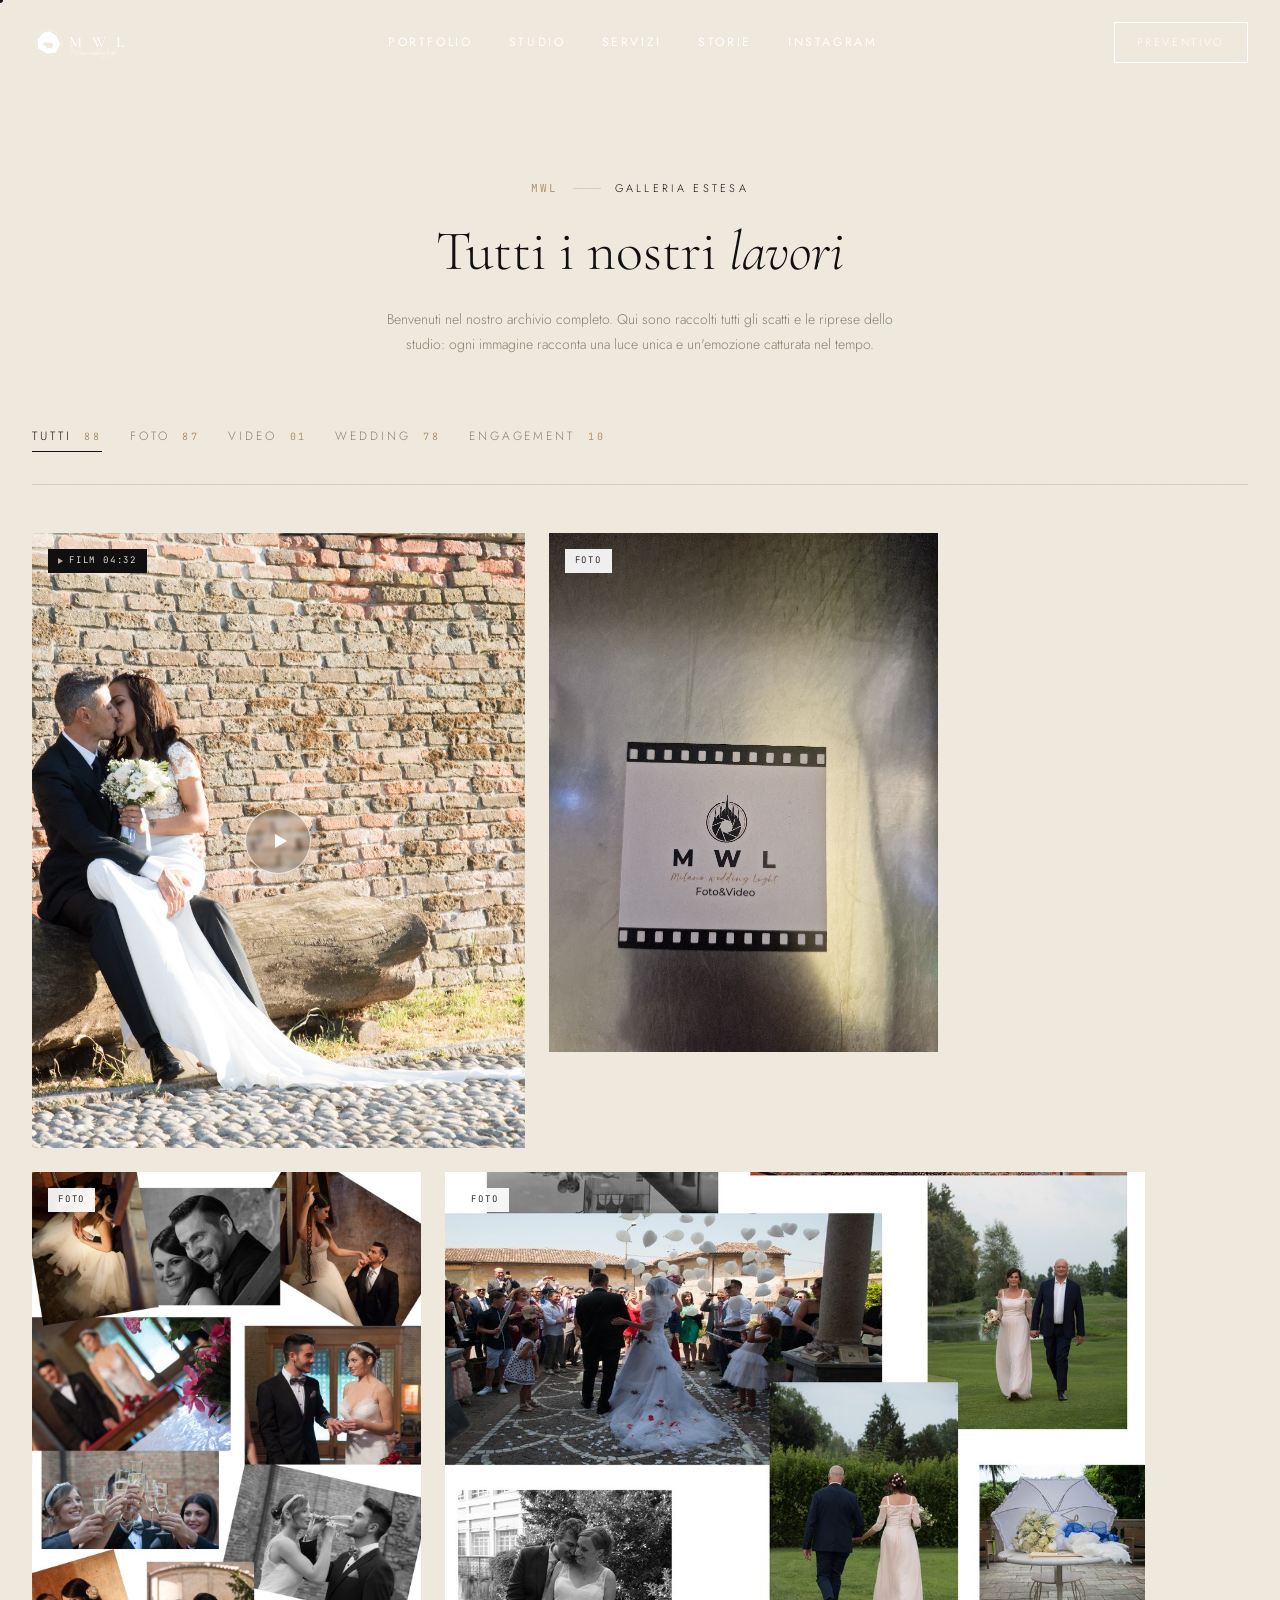
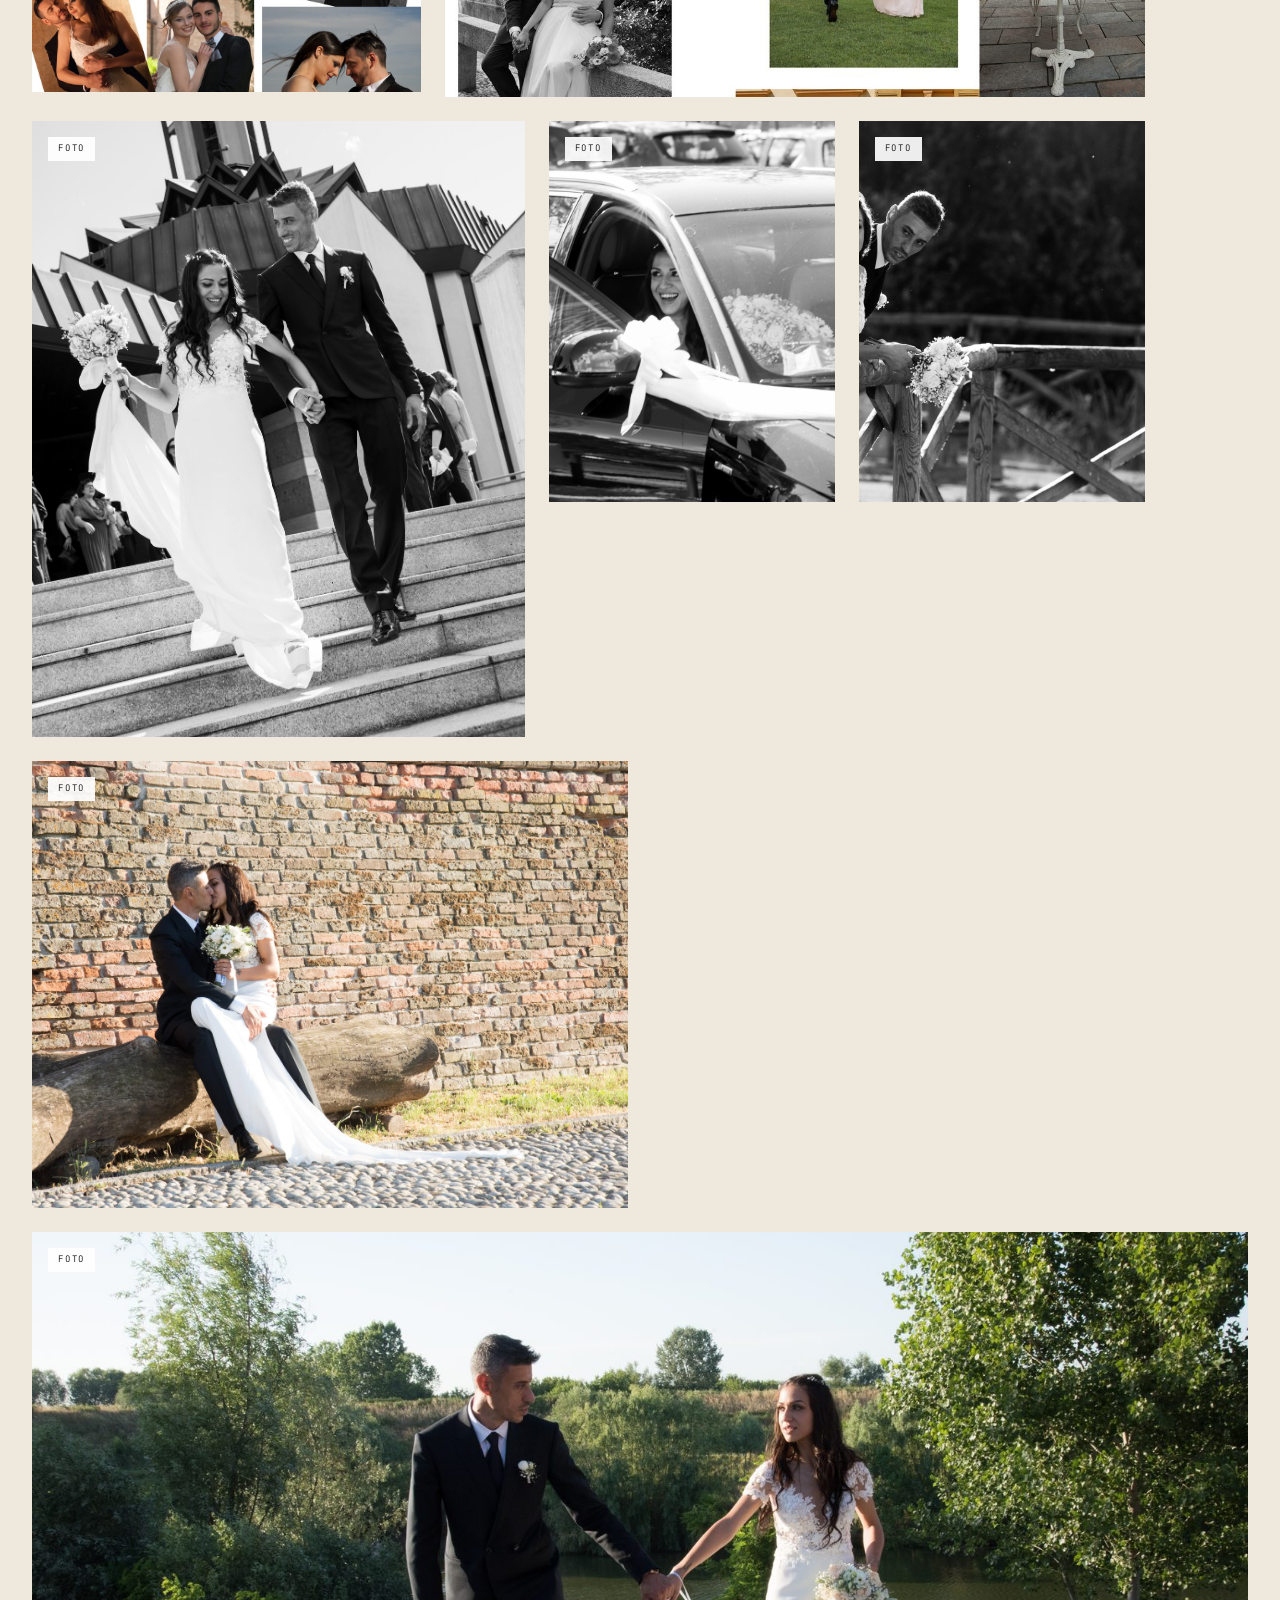
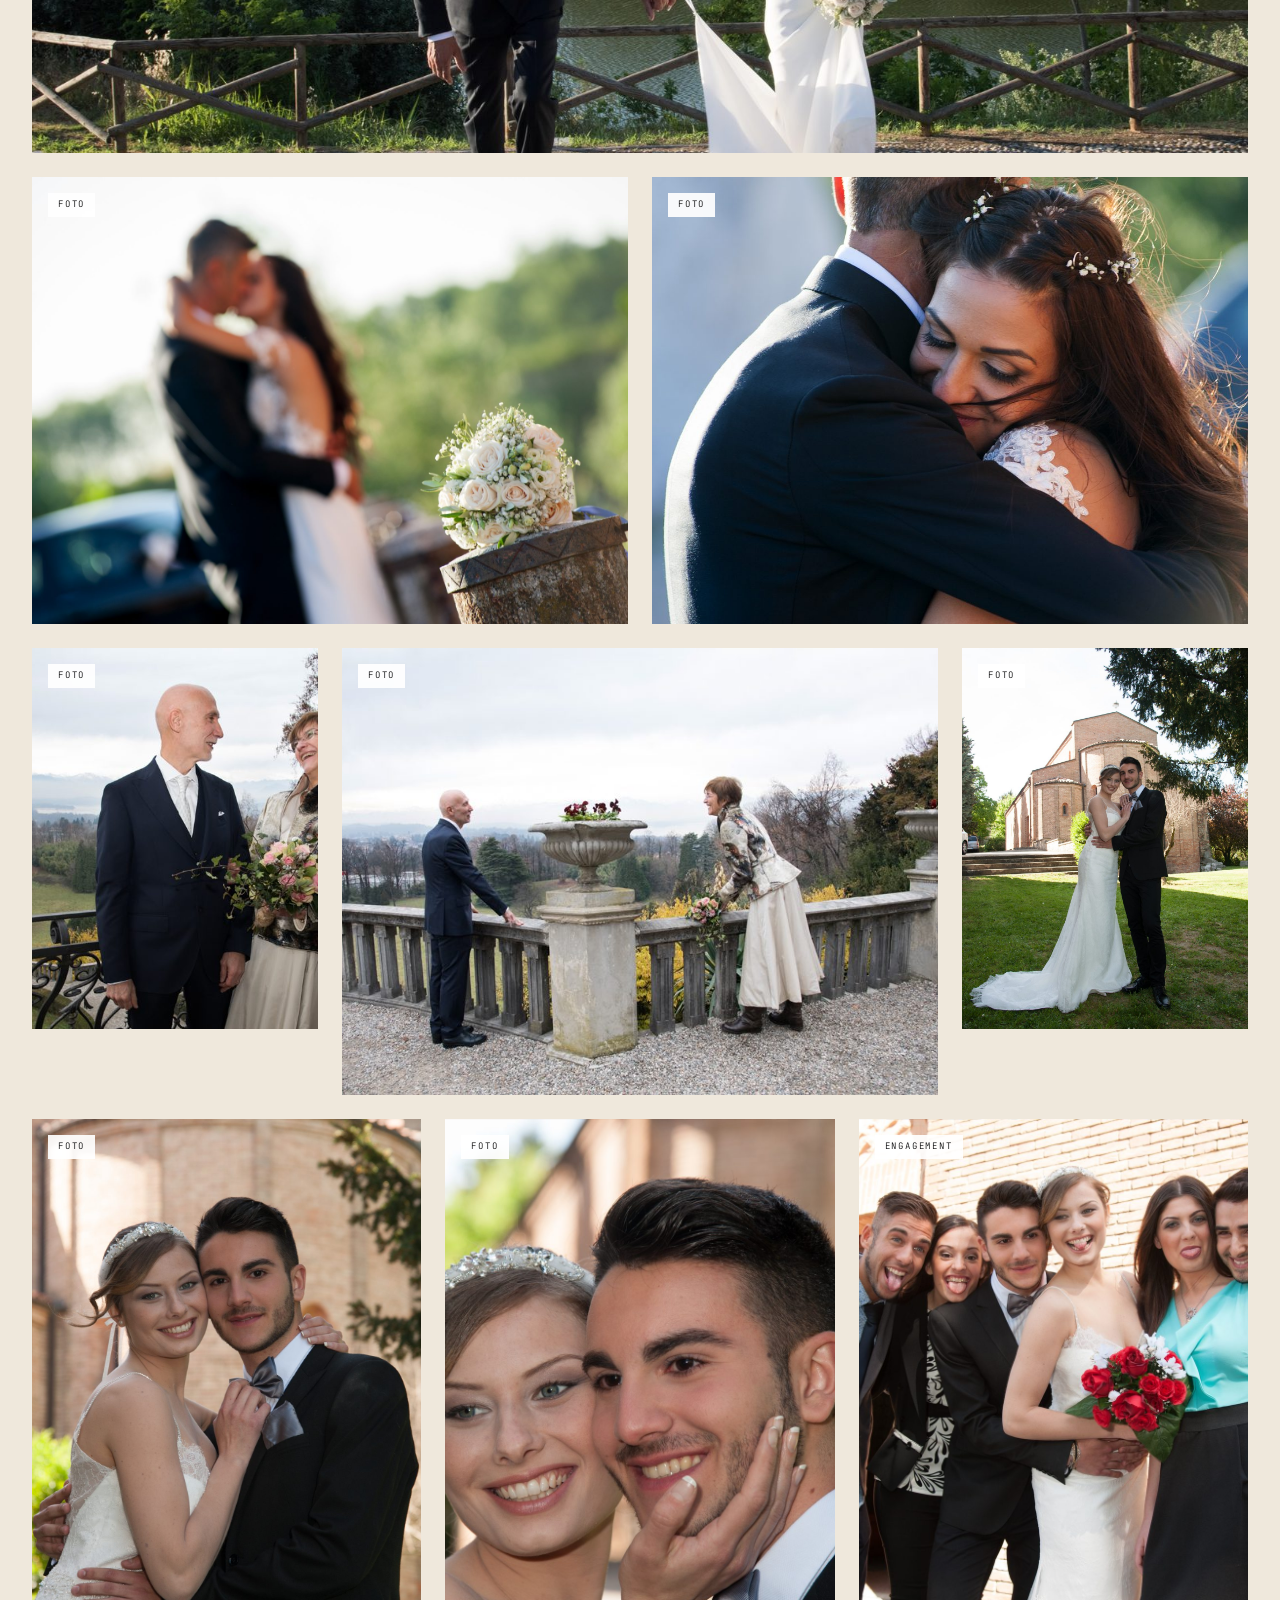
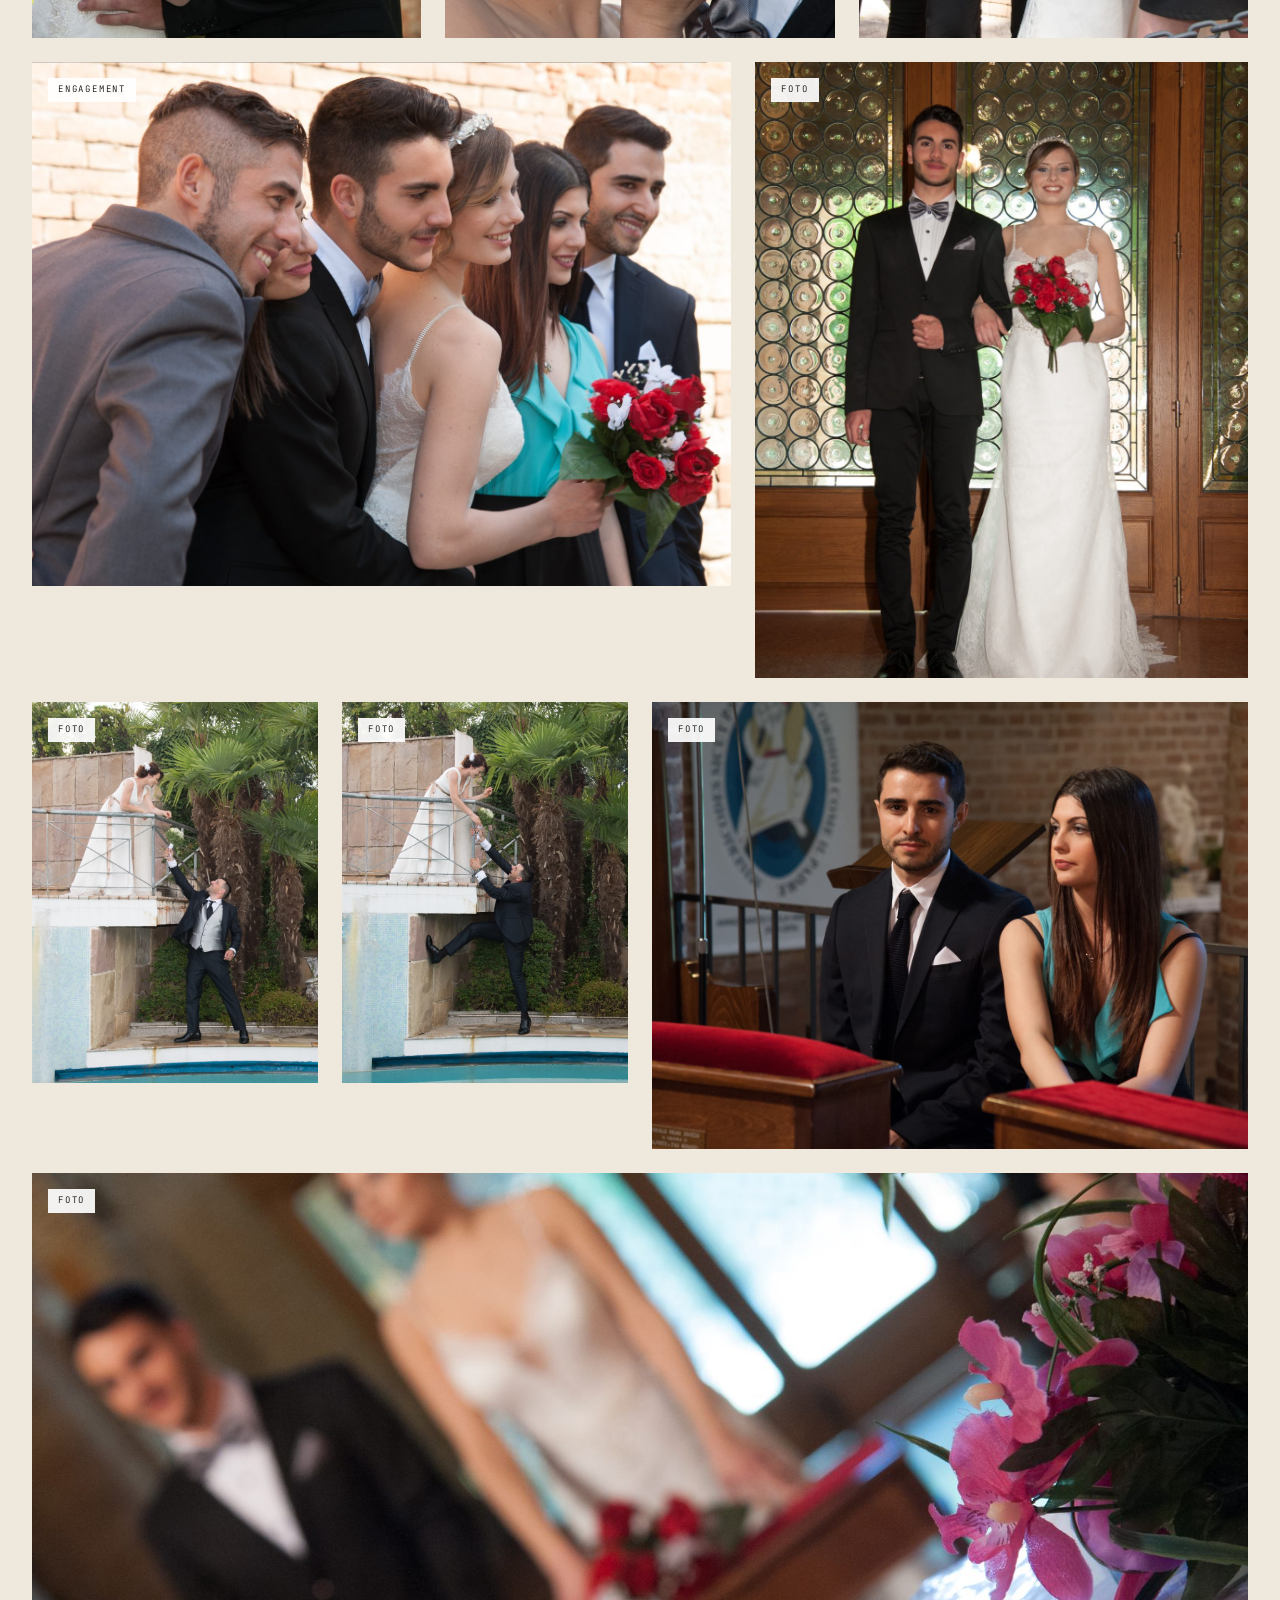
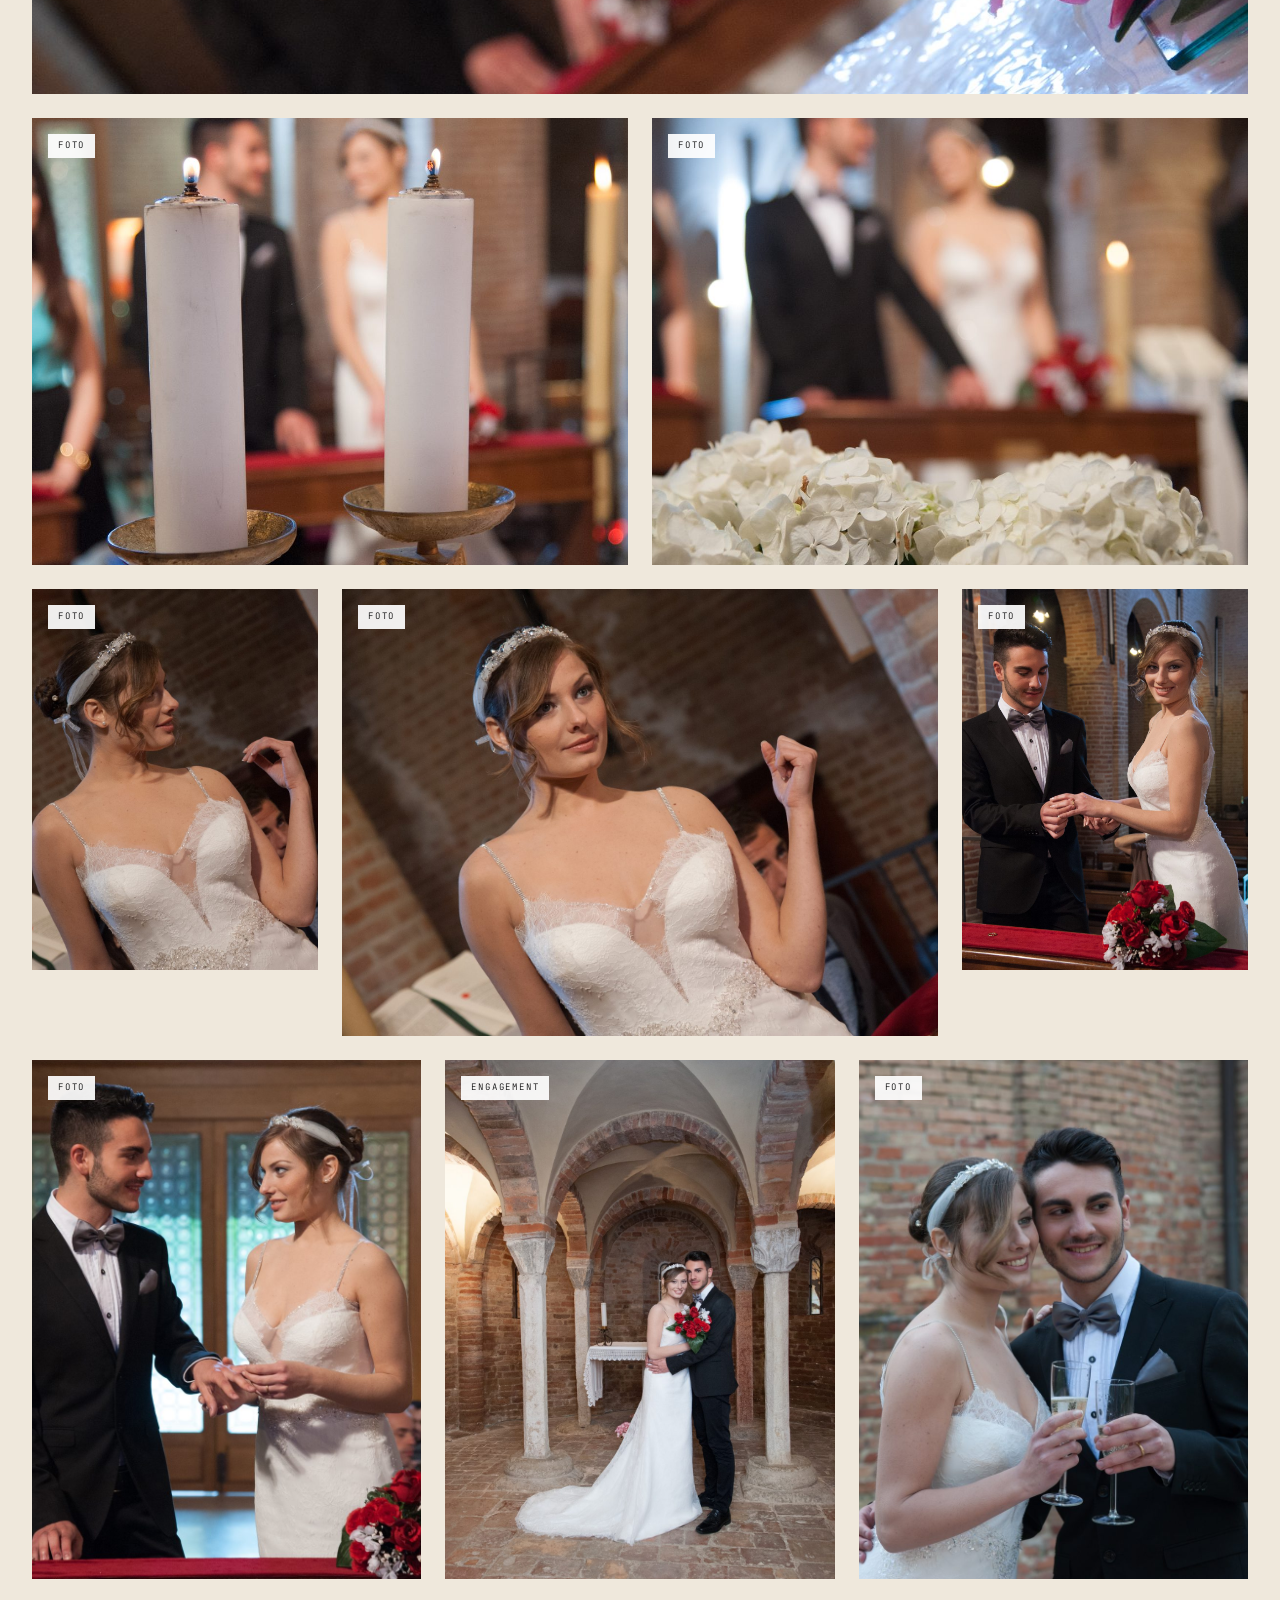
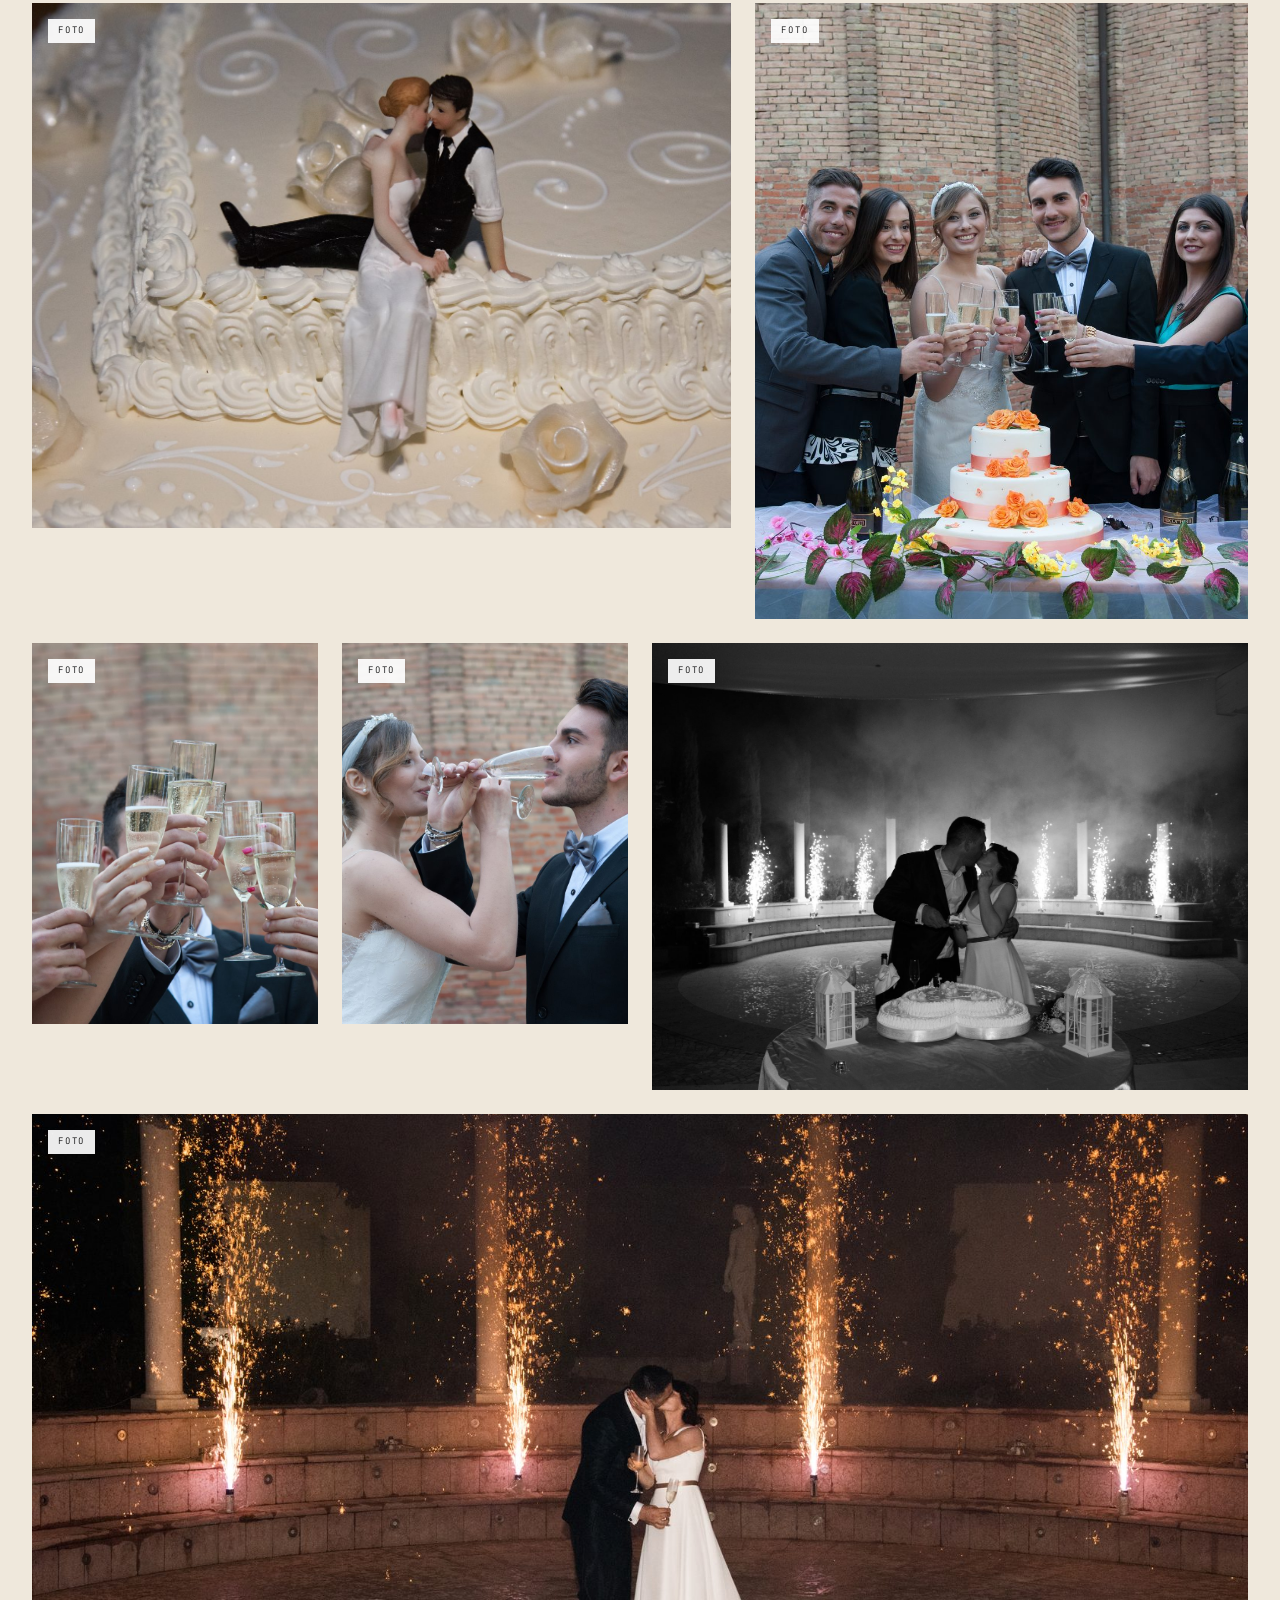
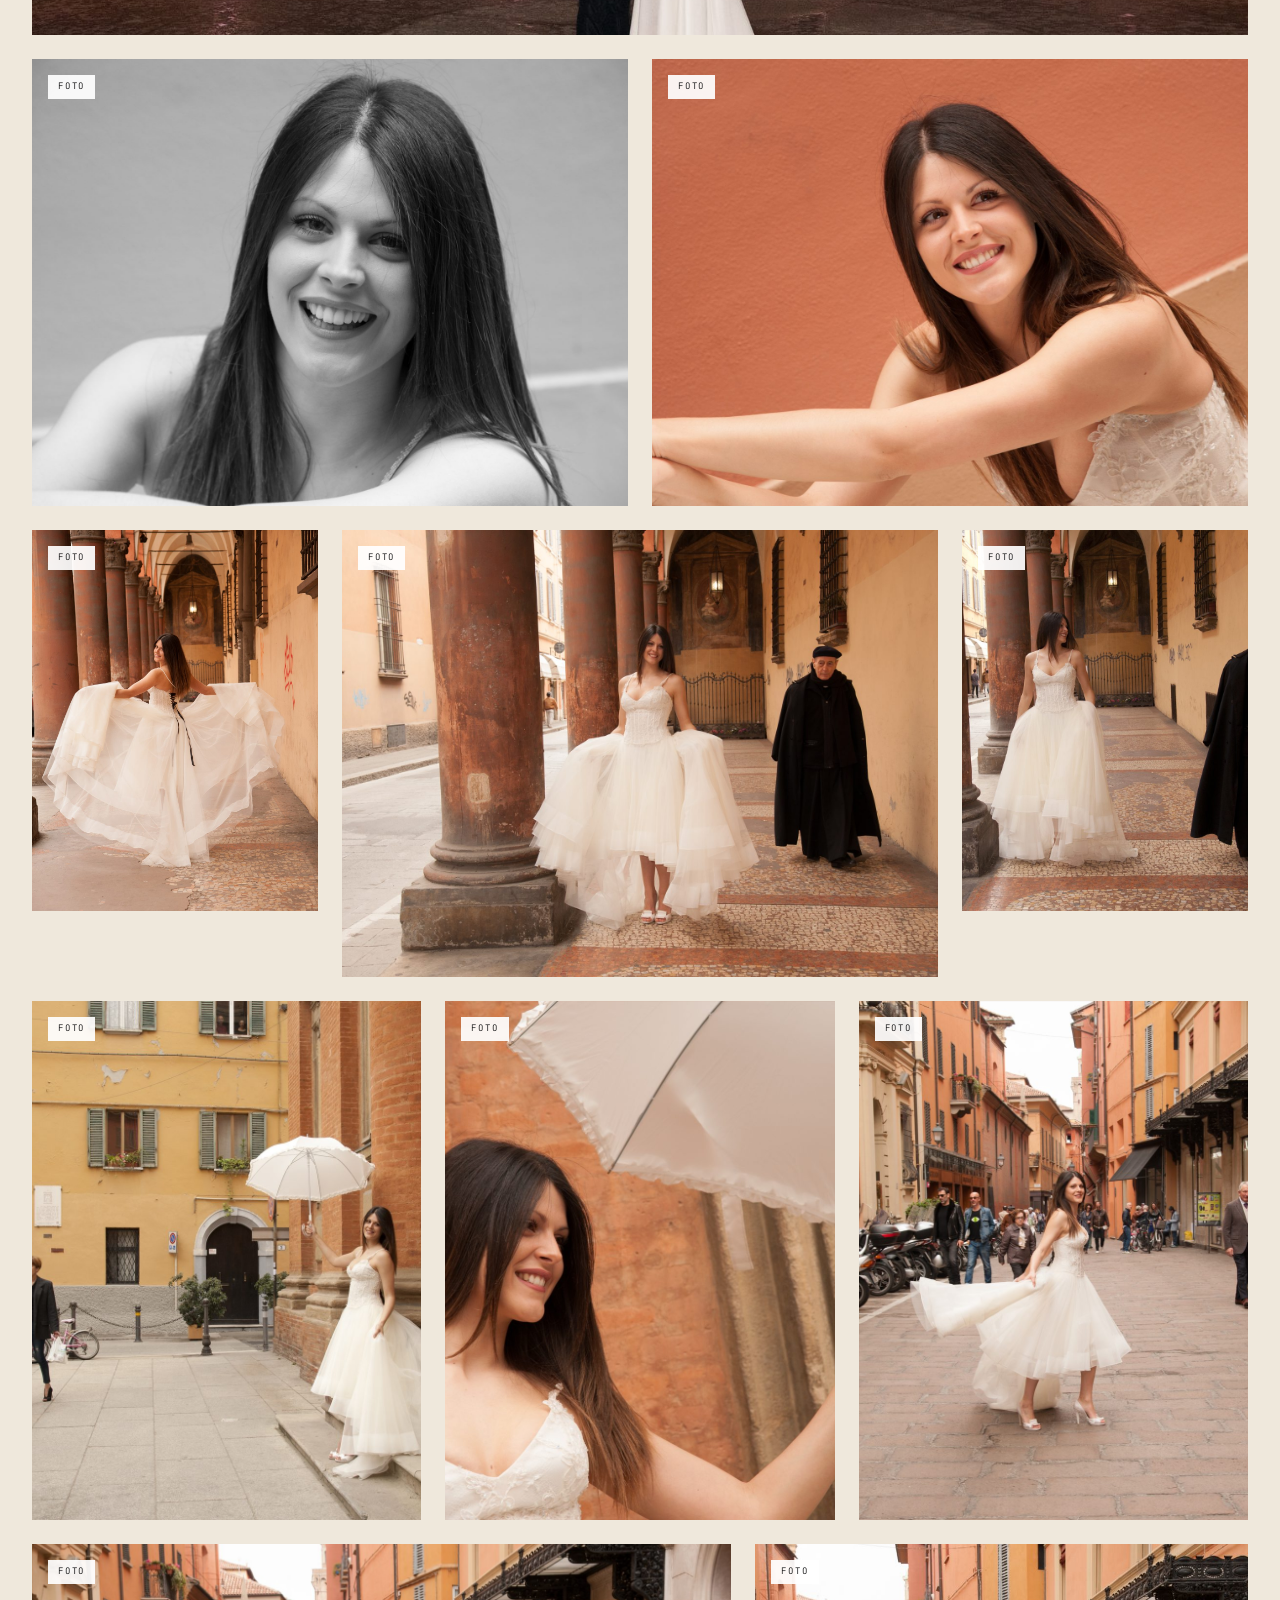
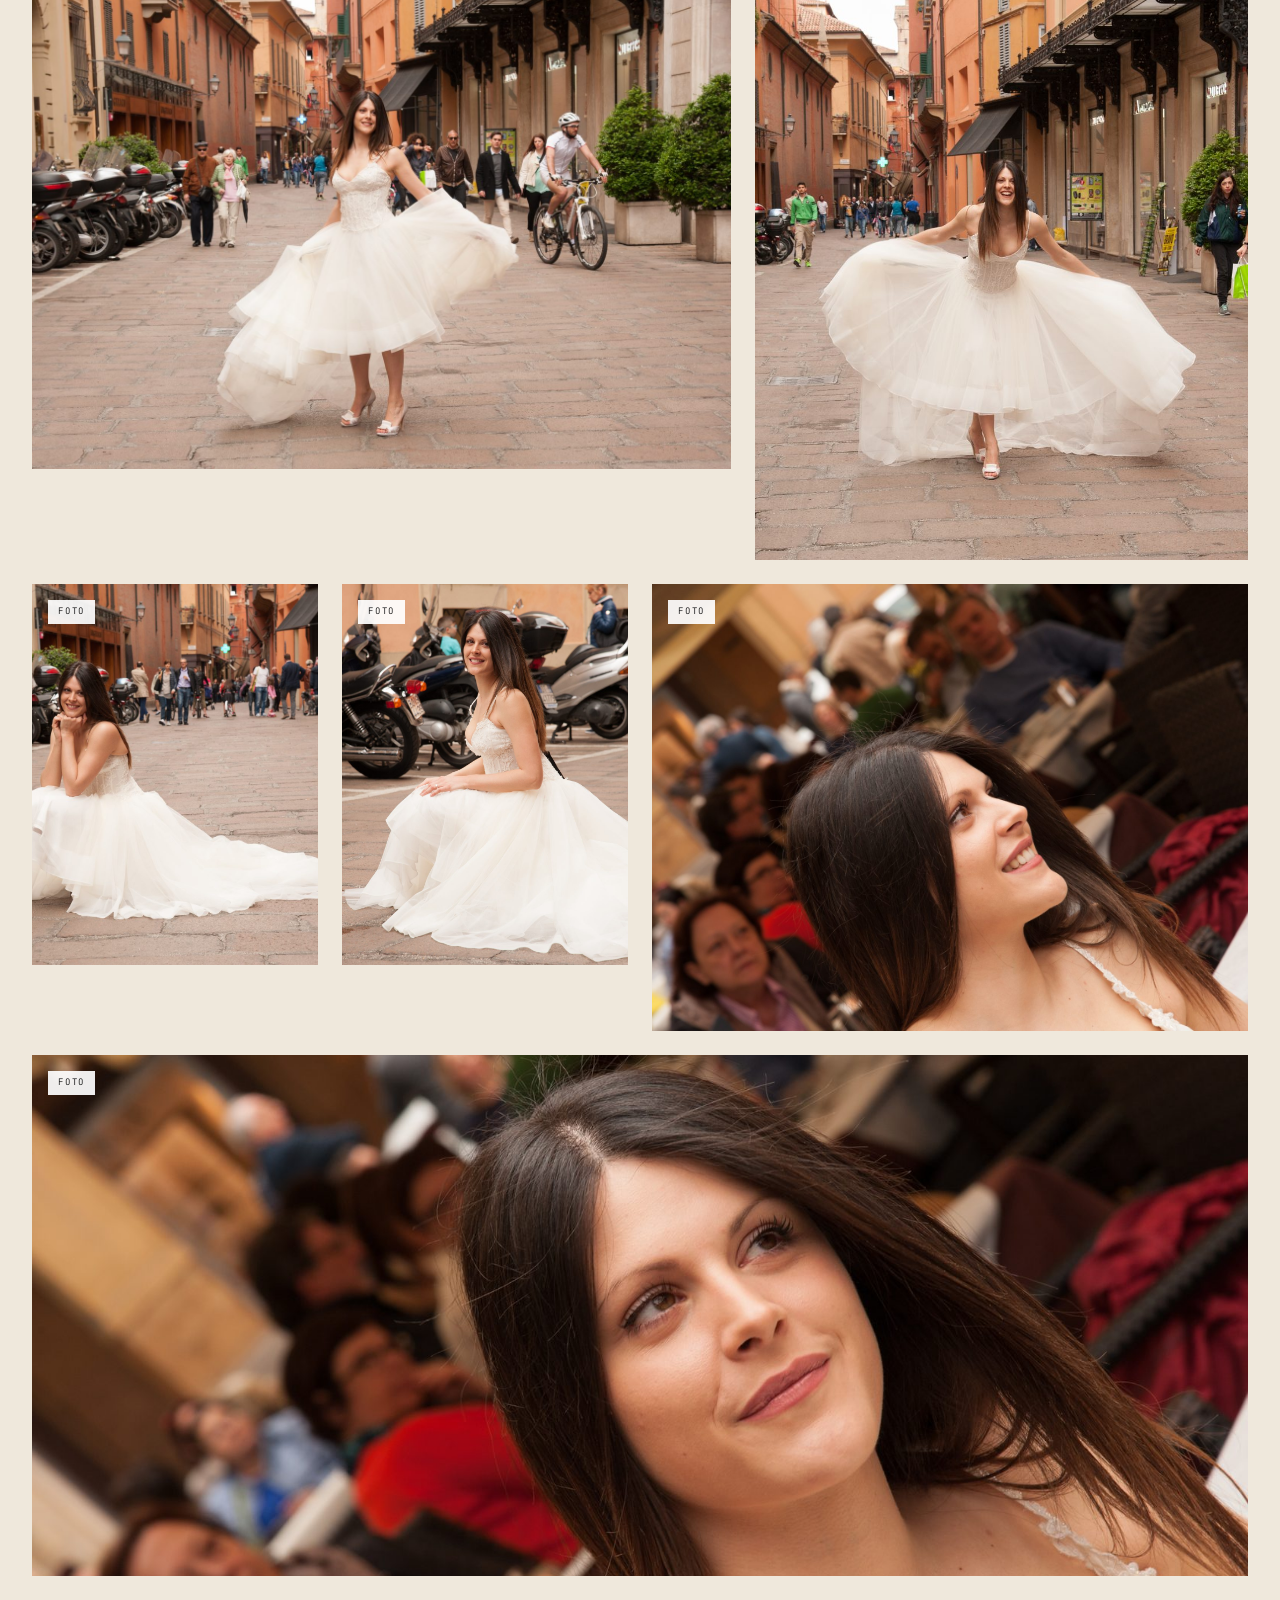
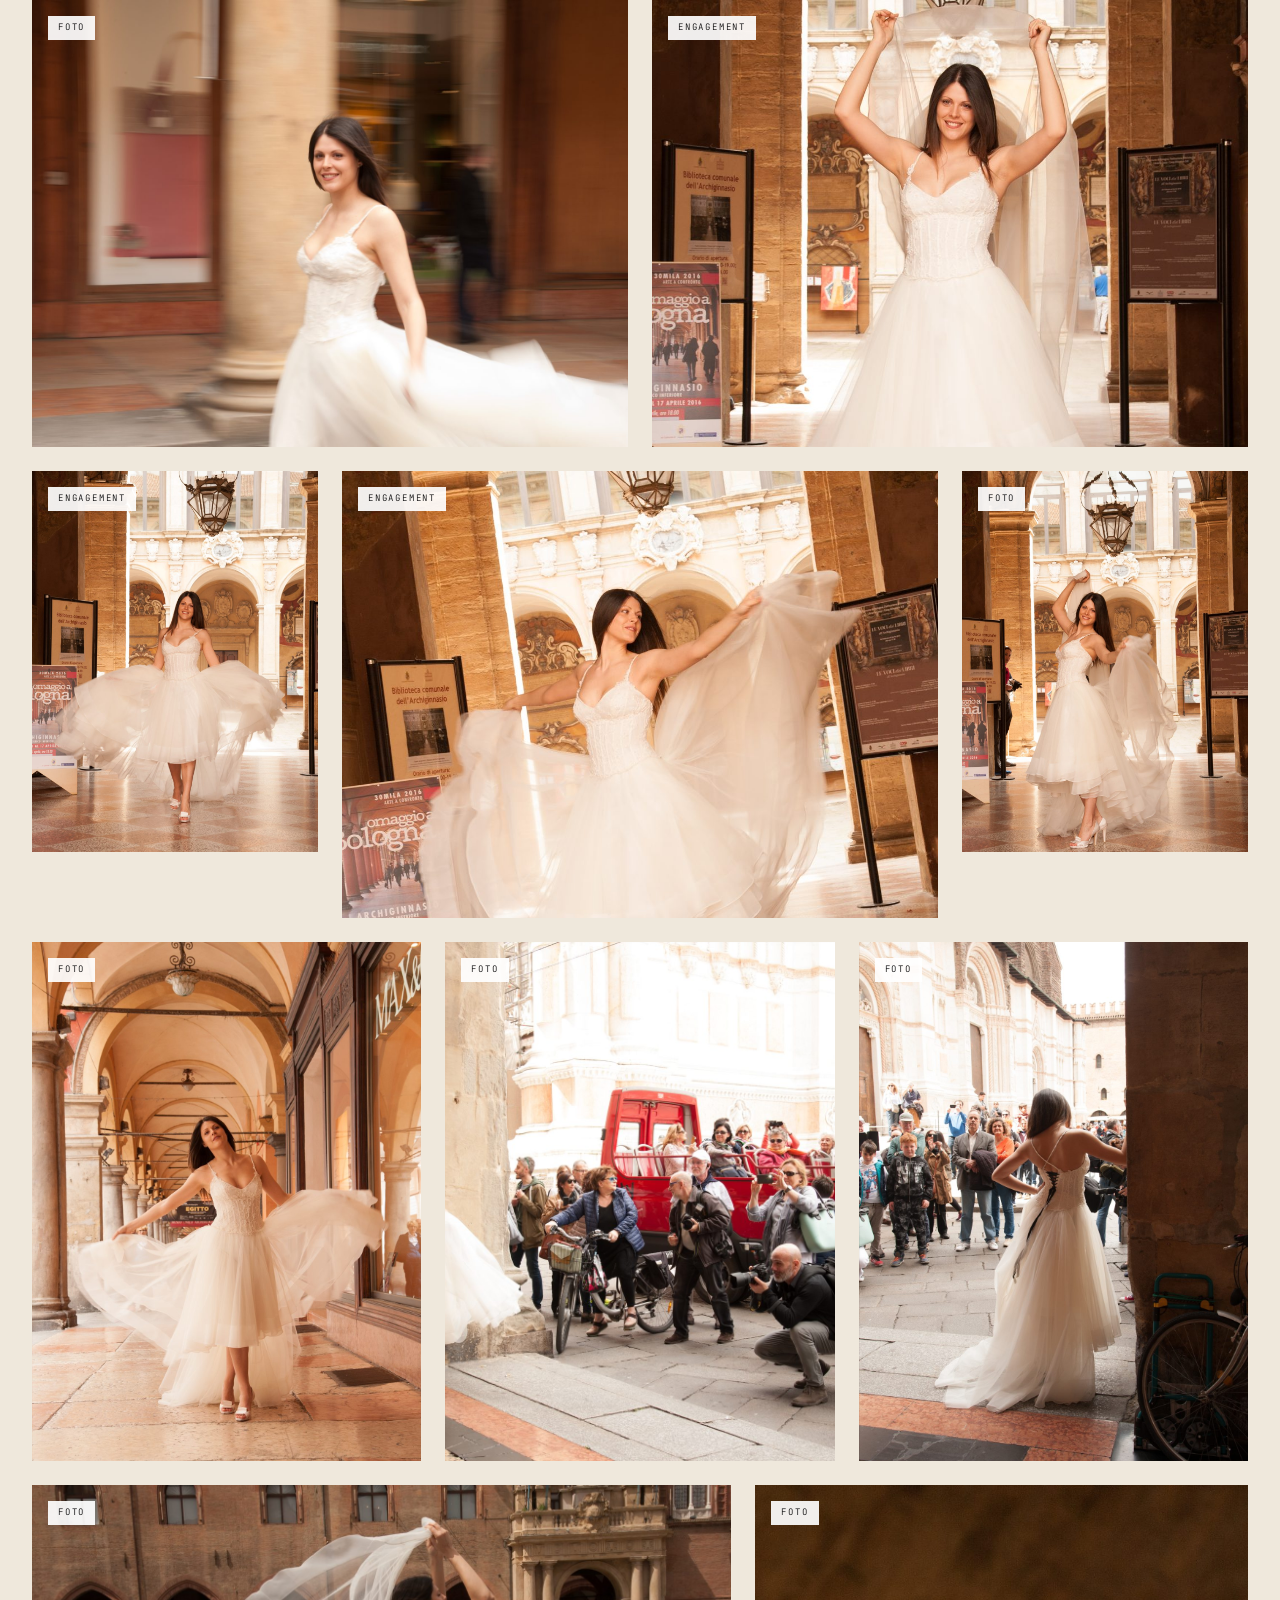
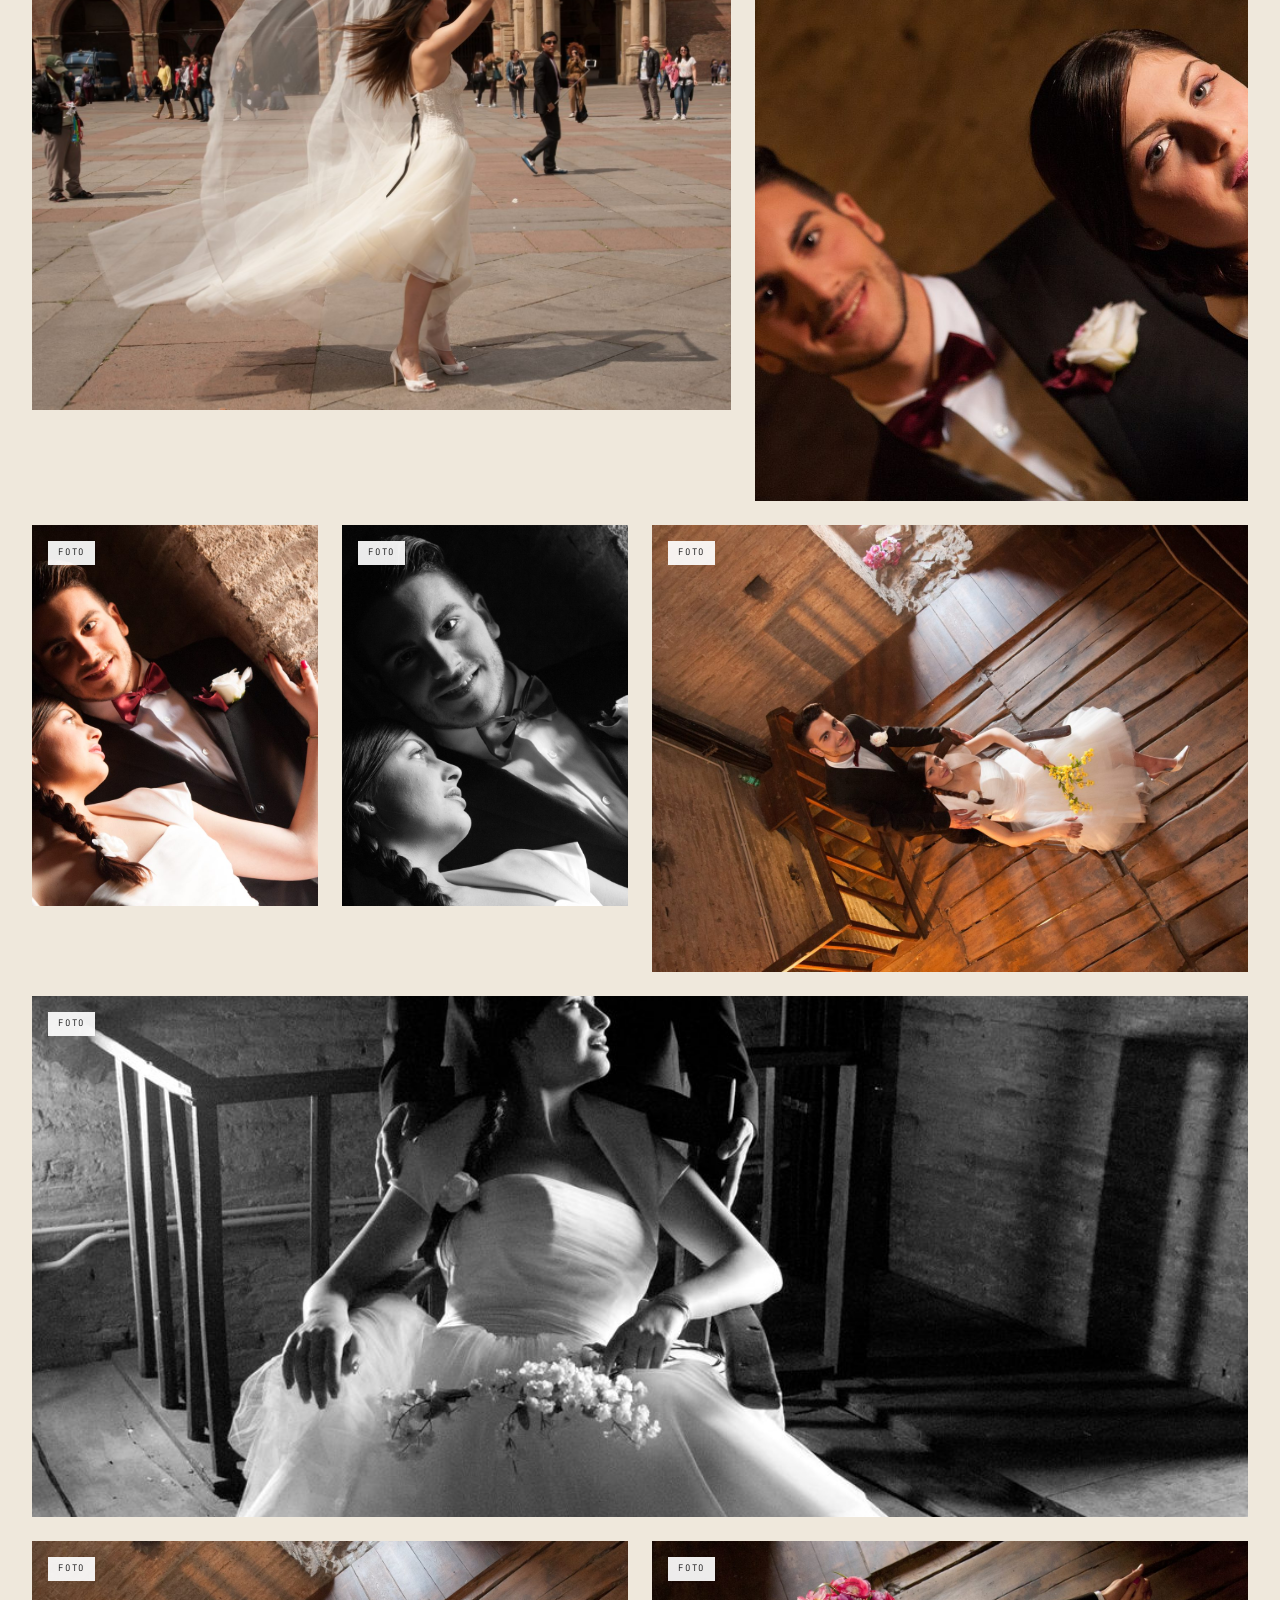
<file: portfolio.html>
<!DOCTYPE html>
<html lang="it">
<head>
<meta charset="utf-8"/>
<meta name="viewport" content="width=device-width, initial-scale=1.0"/>
<title>Portfolio Completo — MWL Milano Wedding Light</title>
<meta name="description" content="Sfoglia la galleria estesa con tutti i lavori realizzati da MWL. Reportage di matrimonio e film spontanei e senza tempo."/>
<link rel="preconnect" href="https://fonts.googleapis.com"/>
<link rel="preconnect" href="https://fonts.gstatic.com" crossorigin/>
<link href="https://fonts.googleapis.com/css2?family=Cormorant+Garamond:ital,wght@0,300;0,400;0,500;1,300;1,400&family=Italianno&family=Jost:wght@300;400;500;600&family=JetBrains+Mono:wght@300;400&display=swap" rel="stylesheet"/>
<link rel="stylesheet" href="styles.css"/>
</head>
<body>

<!-- Custom cursor -->
<div class="cursor-ring" id="cursorRing"></div>
<div class="cursor-dot" id="cursorDot"></div>
<div class="cursor-label" id="cursorLabel">Vedi</div>

<!-- Nav -->
<nav class="nav solid" id="nav">
  <div class="container nav-inner">
    <a href="index.html#top" class="nav-logo" aria-label="MWL">
      <svg viewBox="0 0 200 60" fill="none" aria-hidden="true">
        <g transform="translate(28 30)">
          <circle r="22" fill="none" stroke="currentColor" stroke-width="0.8" opacity="0.5"></circle>
          <g fill="currentColor">
            <path d="M0 -19 L13 -12 L10 -3 L-1 -4 Z"></path>
            <path d="M13 -12 L19 2 L11 7 L4 -1 Z"></path>
            <path d="M19 2 L12 16 L4 12 L7 3 Z"></path>
            <path d="M12 16 L-3 18 L-6 10 L2 8 Z"></path>
            <path d="M-3 18 L-17 9 L-12 2 L-4 6 Z"></path>
            <path d="M-17 9 L-19 -6 L-11 -8 L-8 0 Z"></path>
            <path d="M-19 -6 L-9 -17 L-3 -12 L-8 -4 Z"></path>
            <path d="M-9 -17 L4 -19 L6 -11 L-1 -9 Z"></path>
          </g>
          <g fill="currentColor" transform="translate(0 -3)">
            <path d="M-12 2 L-12 -4 L-10 -4 L-10 -8 L-8 -8 L-8 -4 L-6 -4 L-6 -9 L-4 -12 L-2 -9 L-2 -5 L0 -5 L0 -11 L2 -14 L4 -11 L4 -5 L6 -5 L6 -3 L9 -3 L9 2 Z"></path>
          </g>
        </g>
        <text x="62" y="36" font-family="'Cormorant Garamond', serif" font-weight="500" font-size="26" letter-spacing="5" fill="currentColor">M W L</text>
        <text x="62" y="50" font-family="'Italianno', cursive" font-size="13" fill="currentColor" opacity="0.7">Milano wedding light</text>
      </svg>
    </a>
    <div class="nav-links">
      <a href="index.html#portfolio">Portfolio</a>
      <a href="index.html#about">Studio</a>
      <a href="index.html#services">Servizi</a>
      <a href="index.html#testimonials">Storie</a>
      <a href="index.html#instagram">Instagram</a>
    </div>
    <a class="nav-cta" href="index.html#contact"><span>Preventivo</span></a>
    <button class="nav-burger" aria-label="Menu"><span></span><span></span><span></span></button>
  </div>
</nav>

<!-- Page Header -->
<header class="page-header section-pad" style="background: var(--paper); color: var(--ink); text-align: center; padding-top: 180px; padding-bottom: 64px;">
  <div class="container">
    <div class="numbered" style="justify-content: center; margin-bottom: 24px;">
      <span class="num" style="color: var(--champagne-deep)">MWL</span>
      <span class="dash" style="background: var(--line);"></span>
      <span class="label">Galleria Estesa</span>
    </div>
    <h1 style="font-family: 'Cormorant Garamond', serif; font-size: 56px; font-weight: 300; line-height: 1.1; margin-bottom: 24px;">
      Tutti i nostri <em>lavori</em>
    </h1>
    <p style="font-family: 'Jost', sans-serif; font-size: 14px; color: var(--stone); max-width: 540px; margin: 0 auto; line-height: 1.8;">
      Benvenuti nel nostro archivio completo. Qui sono raccolti tutti gli scatti e le riprese dello studio: ogni immagine racconta una luce unica e un'emozione catturata nel tempo.
    </p>
  </div>
</header>

<!-- Portfolio Grid Section -->
<section class="portfolio" id="portfolio-archive" style="background: var(--paper); color: var(--ink); padding-bottom: 120px;">
  <div class="container">
    <div class="filter-bar reveal in">
      <div class="filters" id="filters">
        <button class="active" data-filter="all">Tutti <span class="count" id="count-all">00</span></button>
        <button data-filter="foto">Foto <span class="count" id="count-foto">00</span></button>
        <button data-filter="video">Video <span class="count" id="count-video">00</span></button>
        <button data-filter="wedding">Wedding <span class="count" id="count-wedding">00</span></button>
        <button data-filter="engagement">Engagement <span class="count" id="count-engagement">00</span></button>
      </div>
    </div>

    <div class="grid reveal in" id="grid">
      <!-- Generated dynamically by script below -->
    </div>
  </div>
</section>

<!-- Footer -->
<footer>
  <div class="container">
    <div class="foot-grid">
      <div class="foot-logo">
        <svg viewBox="0 0 240 280" fill="none" style="color: var(--ivory)">
          <rect x="0" y="0" width="240" height="14" fill="currentColor"/>
          <g fill="var(--ink)">
            <rect x="6" y="3" width="8" height="8"/><rect x="22" y="3" width="8" height="8"/><rect x="38" y="3" width="8" height="8"/><rect x="54" y="3" width="8" height="8"/><rect x="70" y="3" width="8" height="8"/><rect x="86" y="3" width="8" height="8"/><rect x="102" y="3" width="8" height="8"/><rect x="118" y="3" width="8" height="8"/><rect x="134" y="3" width="8" height="8"/><rect x="150" y="3" width="8" height="8"/><rect x="166" y="3" width="8" height="8"/><rect x="182" y="3" width="8" height="8"/><rect x="198" y="3" width="8" height="8"/><rect x="214" y="3" width="8" height="8"/>
          </g>
          <rect x="0" y="266" width="240" height="14" fill="currentColor"/>
          <g fill="var(--ink)">
            <rect x="6" y="269" width="8" height="8"/><rect x="22" y="269" width="8" height="8"/><rect x="38" y="269" width="8" height="8"/><rect x="54" y="269" width="8" height="8"/><rect x="70" y="269" width="8" height="8"/><rect x="86" y="269" width="8" height="8"/><rect x="102" y="269" width="8" height="8"/><rect x="118" y="269" width="8" height="8"/><rect x="134" y="269" width="8" height="8"/><rect x="150" y="269" width="8" height="8"/><rect x="166" y="269" width="8" height="8"/><rect x="182" y="269" width="8" height="8"/><rect x="198" y="269" width="8" height="8"/><rect x="214" y="269" width="8" height="8"/>
          </g>
          <g transform="translate(120 96)">
            <circle r="32" fill="none" stroke="#C8A97E" stroke-width="1"/>
            <g fill="currentColor">
              <path d="M0 -29 L20 -19 L15 -5 L-2 -7 Z"/>
              <path d="M20 -19 L29 3 L17 10 L7 -1 Z"/>
              <path d="M29 3 L19 24 L7 19 L10 5 Z"/>
              <path d="M19 24 L-5 27 L-9 15 L3 12 Z"/>
              <path d="M-5 27 L-26 14 L-19 3 L-7 8 Z"/>
              <path d="M-26 14 L-29 -8 L-17 -12 L-12 0 Z"/>
              <path d="M-29 -8 L-13 -25 L-5 -19 L-12 -7 Z"/>
              <path d="M-13 -25 L7 -29 L8 -17 L-2 -14 Z"/>
            </g>
            <g fill="currentColor" transform="translate(0 -6)">
              <path d="M-18 4 L-18 -7 L-15 -7 L-15 -12 L-12 -12 L-12 -7 L-9 -7 L-9 -14 L-5 -19 L-1 -14 L-1 -9 L2 -9 L2 -17 L6 -22 L9 -17 L9 -9 L12 -9 L12 -5 L16 -5 L16 4 Z"/>
            </g>
          </g>
          <text x="120" y="180" text-anchor="middle" font-family="'Cormorant Garamond', serif" font-weight="500" font-size="44" letter-spacing="10" fill="currentColor">M W L</text>
          <text x="120" y="208" text-anchor="middle" font-family="'Italianno', cursive" font-size="22" fill="#C8A97E">Milano wedding light</text>
          <text x="120" y="238" text-anchor="middle" font-family="'Jost', sans-serif" font-size="14" letter-spacing="4" fill="currentColor">Foto&amp;Video</text>
        </svg>
        <p class="foot-tag">Raccontiamo emozioni senza tempo — dal 2017, in tutta Italia.</p>
      </div>
      <div class="foot-col">
        <h4>Studio</h4>
        <ul>
          <li><a href="index.html#about">Chi siamo</a></li>
          <li><a href="index.html#portfolio">Portfolio</a></li>
          <li><a href="index.html#services">Servizi</a></li>
          <li><a href="index.html#contact">Contatti</a></li>
        </ul>
      </div>
      <div class="foot-col">
        <h4>Servizi</h4>
        <ul>
          <li><a href="index.html#services">Wedding Photography</a></li>
          <li><a href="index.html#services">Wedding Film</a></li>
          <li><a href="index.html#services">Drone</a></li>
          <li><a href="index.html#services">Love Story</a></li>
        </ul>
      </div>
      <div class="foot-col">
        <h4>Contatti</h4>
        <ul>
          <li><a href="mailto:milanoweddinglight@gmail.com">milanoweddinglight@gmail.com</a></li>
          <li><a href="https://wa.me/393475184336">+39 347 518 4336</a></li>
          <li><a href="https://instagram.com/mwl_milanoweddinglight" target="_blank" rel="noopener">@mwl_milanoweddinglight</a></li>
        </ul>
      </div>
    </div>
    <div class="foot-bot">
      <span>© 2026 MWL · Milano Wedding Light — P.IVA 12345670158</span>
      <span>Privacy · Cookie · Credits</span>
    </div>
  </div>
</footer>

<!-- Lightbox -->
<div class="lightbox" id="lightbox" aria-hidden="true">
  <button class="close" id="lbClose">Chiudi</button>
  <button class="nav-arrow prev" id="lbPrev">← Prec</button>
  <button class="nav-arrow next" id="lbNext">Succ →</button>
  <div class="lb-content">
    <img class="lb-img" id="lbImg" alt=""/>
    <div class="lb-video-container" id="lbVideoContainer" style="display: none;"></div>
  </div>
  <div class="caption" id="lbCap"></div>
</div>

<!-- Grain overlay -->
<div class="grain" id="grain"></div>

<!-- Dynamically populate items before loading main.js -->
<script>
(function() {
  const filenames = [
    "01 Sposi_audio.mov",
    "20260407_172307.jpg",
    "COLLAGE 1.jpg",
    "COLLAGE 2.jpg",
    "C_0895.jpg",
    "C_0934.jpg",
    "D_1034.jpg",
    "D_1173.jpg",
    "D_1245.jpg",
    "D_1267.jpg",
    "D_1298.jpg",
    "MA_0175.jpg",
    "MA_0220.jpg",
    "UGA_0050.jpg",
    "UGA_0054.jpg",
    "UGA_0056.jpg",
    "UGA_0073.jpg",
    "UGA_0074.jpg",
    "UGA_0101.jpg",
    "UGA_0116.jpg",
    "UGA_0120.jpg",
    "UGA_0122.jpg",
    "UGA_0138.jpg",
    "UGA_0141.jpg",
    "UGA_0145.jpg",
    "UGA_0156.jpg",
    "UGA_0157.jpg",
    "UGA_0169.jpg",
    "UGA_0178.jpg",
    "UGA_0194.jpg",
    "UGA_0211.jpg",
    "UGA_0212.jpg",
    "UGA_0216.jpg",
    "UGA_0220.jpg",
    "UGA_0226.jpg",
    "UGA_0237.jpg",
    "UGA_0259.jpg",
    "UGA_0300.jpg",
    "UGA_0305.jpg",
    "UGA_0375.jpg",
    "UGA_0400.jpg",
    "UGA_0401-2.jpg",
    "UGA_0450.jpg",
    "UGA_0462.jpg",
    "UGA_0475.jpg",
    "UGA_0487.jpg",
    "UGA_0490.jpg",
    "UGA_0494.jpg",
    "UGA_0497.jpg",
    "UGA_0514.jpg",
    "UGA_0516.jpg",
    "UGA_0527.jpg",
    "UGA_0621.jpg",
    "UGA_0623.jpg",
    "UGA_0629.jpg",
    "UGA_0631.jpg",
    "UGA_0647.jpg",
    "UGA_0688.jpg",
    "UGA_0694.jpg",
    "UGA_0711-2.jpg",
    "UGA_0731.jpg",
    "UGA_0746.jpg",
    "UGA_0747.jpg",
    "UGA_0777.jpg",
    "UGA_0780.jpg",
    "UGA_0786.jpg",
    "UGA_0803.jpg",
    "UGA_0813.jpg",
    "UGA_0815.jpg",
    "UGA_0818.jpg",
    "UGA_0819.jpg",
    "UGA_0841.jpg",
    "UGA_0847.jpg",
    "UGA_0848-2.jpg",
    "UGA_0848.jpg",
    "UGA_0852-2.jpg",
    "UGA_0860.jpg",
    "UGA_0864.jpg",
    "UGA_0873.jpg",
    "UGA_0885.jpg",
    "UGA_0886.jpg",
    "UGA_0895.jpg",
    "UGA_0908.jpg",
    "UGA_0916.jpg",
    "UGA_8476.jpg",
    "UGA_8517.jpg",
    "UGA_8520.jpg",
    "UGA_8588.jpg"
  ];

  const gridContainer = document.getElementById('grid');
  if (!gridContainer) return;

  const items = filenames.map((file, index) => {
    const isVideo = file.toLowerCase().endsWith('.mov') || file.toLowerCase().endsWith('.mp4') || file.toLowerCase().endsWith('.webm');
    const type = isVideo ? 'video' : 'foto';
    
    // Categorize as engagement if filename matches typical engagement numbers, else wedding
    let category = 'wedding';
    const engPatterns = ["UGA_0073", "UGA_0074", "UGA_0194", "UGA_0621", "UGA_0623", "UGA_0629", "UGA_0813", "UGA_0815", "UGA_0818", "UGA_0819"];
    if (engPatterns.some(p => file.includes(p))) {
      category = 'engagement';
    }
    
    // Cycle sizes cleanly to make beautiful rows of 12 columns
    const pattern = [
      "s-4", "s-4", "s-4", // 12
      "s-7", "s-5",        // 12
      "s-3", "s-3", "s-6", // 12
      "s-12",              // 12
      "s-6", "s-6",        // 12
      "s-3", "s-6", "s-3"  // 12
    ];
    const size = isVideo ? 's-5' : pattern[index % pattern.length];
    
    let badge = 'Foto';
    if (isVideo) {
      badge = 'Film 04:32';
    } else if (category === 'engagement') {
      badge = 'Engagement';
    }
    
    // Safe image background (video can't be loaded as CSS background)
    let bgUrl = 'uploads/' + file;
    if (isVideo) {
      bgUrl = 'uploads/D_1173.jpg'; // static placeholder thumbnail for video
    }
    
    return {
      url: 'uploads/' + file,
      bgUrl: bgUrl,
      tags: `${type} ${category}`,
      size: size,
      badge: badge,
      isVideo: isVideo
    };
  });

  // Render cards
  items.forEach(item => {
    const article = document.createElement('article');
    article.className = `card ${item.size} ${item.isVideo ? 'video' : ''}`;
    article.setAttribute('data-tags', item.tags);
    if (item.isVideo) {
      article.setAttribute('data-video', item.url);
    }
    
    article.innerHTML = `
      <div class="ph" style="background-image: url('${item.bgUrl}');"></div>
      <span class="badge ${item.isVideo ? 'video' : ''}">${item.badge}</span>
      <div class="veil"></div>
    `;
    gridContainer.appendChild(article);
  });

  // Calculate & update filter counts
  const countAll = items.length;
  const countFoto = items.filter(i => !i.isVideo).length;
  const countVideo = items.filter(i => i.isVideo).length;
  const countWedding = items.filter(i => i.tags.includes('wedding')).length;
  const countEngagement = items.filter(i => i.tags.includes('engagement')).length;

  document.getElementById('count-all').textContent = String(countAll).padStart(2, '0');
  document.getElementById('count-foto').textContent = String(countFoto).padStart(2, '0');
  document.getElementById('count-video').textContent = String(countVideo).padStart(2, '0');
  document.getElementById('count-wedding').textContent = String(countWedding).padStart(2, '0');
  document.getElementById('count-engagement').textContent = String(countEngagement).padStart(2, '0');
})();
</script>

<!-- Main interactions -->
<script src="main.js"></script>

</body>
</html>
</file>
<file: styles.css>
/* === MWL — Milano Wedding Light === */

:root {
  --ivory: #F7F2EA;
  --ivory-2: #FBF8F4;
  --paper: #EFE8DC;
  --ink: #0F0F10;
  --ink-2: #1C1A18;
  --ink-soft: #2A2620;
  --stone: #8A7E6D;
  --champagne: #C8A97E;
  --champagne-deep: #A8895E;
  --line: rgba(15,15,16,0.12);
  --line-light: rgba(255,255,255,0.22);
  --bg: var(--ivory);
  --fg: var(--ink);
}

* { box-sizing: border-box; margin: 0; padding: 0; }
html, body { background: var(--bg); color: var(--fg); }
body {
  font-family: 'Jost', 'Helvetica Neue', Arial, sans-serif;
  font-weight: 300;
  font-size: 16px;
  line-height: 1.55;
  -webkit-font-smoothing: antialiased;
  text-rendering: optimizeLegibility;
  overflow-x: hidden;
  cursor: none;
}
@media (max-width: 900px) { body { cursor: auto; } }

img, svg, video { display: block; max-width: 100%; }
a { color: inherit; text-decoration: none; }
button { font: inherit; color: inherit; background: none; border: 0; cursor: pointer; }

.serif { font-family: 'Cormorant Garamond', 'Garamond', serif; font-weight: 400; letter-spacing: -0.005em; }
.script { font-family: 'Italianno', cursive; font-weight: 400; }
.mono { font-family: 'JetBrains Mono', ui-monospace, monospace; font-size: 11px; letter-spacing: 0.18em; text-transform: uppercase; }
.eyebrow { font-family: 'Jost', sans-serif; font-weight: 400; font-size: 11px; letter-spacing: 0.32em; text-transform: uppercase; color: var(--stone); }

.container { width: min(1360px, calc(100% - 64px)); margin-inline: auto; }
@media (max-width: 700px) { .container { width: calc(100% - 32px); } }

/* ─── Custom cursor ─────────────────────────────────── */
.cursor-dot, .cursor-ring {
  position: fixed; top: 0; left: 0; pointer-events: none; z-index: 9999;
  transform: translate(-50%, -50%);
  mix-blend-mode: difference;
}
.cursor-dot { width: 6px; height: 6px; background: #fff; border-radius: 50%; transition: width .2s, height .2s, opacity .2s; }
.cursor-ring {
  width: 34px; height: 34px; border: 1px solid #fff; border-radius: 50%;
  transition: width .25s cubic-bezier(.2,.7,.2,1), height .25s cubic-bezier(.2,.7,.2,1), opacity .2s, border-color .2s;
}
.cursor-ring.hover { width: 64px; height: 64px; border-color: rgba(255,255,255,.6); }
.cursor-ring.view { width: 96px; height: 96px; }
.cursor-label {
  position: fixed; top: 0; left: 0; pointer-events: none; z-index: 9999;
  font-family: 'Jost', sans-serif; font-size: 10px; letter-spacing: 0.24em; text-transform: uppercase;
  color: #fff; mix-blend-mode: difference;
  transform: translate(-50%, -50%);
  opacity: 0; transition: opacity .2s;
}
.cursor-label.show { opacity: 1; }

/* ─── Nav ───────────────────────────────────────────── */
.nav {
  position: fixed; top: 0; left: 0; right: 0; z-index: 100;
  padding: 22px 0;
  transition: background-color .5s ease, padding .4s ease, color .4s ease, border-color .4s ease;
  color: #fff;
  border-bottom: 1px solid transparent;
}
.nav.solid {
  background: rgba(251,248,244,0.92);
  backdrop-filter: blur(14px) saturate(140%);
  -webkit-backdrop-filter: blur(14px) saturate(140%);
  color: var(--ink);
  padding: 14px 0;
  border-bottom-color: var(--line);
}
.nav-inner { display: flex; align-items: center; justify-content: space-between; gap: 24px; }
.nav-logo { display: flex; align-items: center; gap: 10px; height: 36px; }
.nav-logo svg { height: 100%; width: auto; color: currentColor; }
.nav-links { display: flex; align-items: center; gap: 36px; }
.nav-links a {
  font-size: 12px; letter-spacing: 0.22em; text-transform: uppercase; font-weight: 400;
  position: relative; padding: 6px 0;
  transition: opacity .3s;
}
.nav-links a:hover { opacity: 0.6; }
.nav-cta {
  border: 1px solid currentColor; padding: 11px 22px; font-size: 11px; letter-spacing: 0.24em;
  text-transform: uppercase; transition: background-color .3s, color .3s;
}
.nav-cta:hover { background: currentColor; }
.nav-cta:hover span { color: var(--ivory); }
.nav.solid .nav-cta:hover span { color: var(--ivory); }

.nav-burger { display: none; }
@media (max-width: 900px) {
  .nav-burger {
    display: flex;
    flex-direction: column;
    gap: 6px;
    padding: 8px;
    z-index: 101;
    position: relative;
  }
  .nav-burger span {
    display: block;
    width: 22px;
    height: 1px;
    background: currentColor;
    transition: transform 0.3s ease, opacity 0.3s ease, background-color 0.3s ease;
  }
  
  /* Burger open state transform */
  .nav.open .nav-burger span {
    background: var(--ivory);
  }
  .nav.open .nav-burger span:nth-child(1) {
    transform: translateY(7px) rotate(45deg);
  }
  .nav.open .nav-burger span:nth-child(2) {
    opacity: 0;
  }
  .nav.open .nav-burger span:nth-child(3) {
    transform: translateY(-7px) rotate(-45deg);
  }
  
  .nav-links {
    display: flex;
    flex-direction: column;
    position: fixed;
    top: 0; left: 0; width: 100vw; height: 100vh;
    background: rgba(15, 15, 16, 0.98);
    backdrop-filter: blur(20px);
    -webkit-backdrop-filter: blur(20px);
    z-index: 99;
    justify-content: center;
    align-items: center;
    gap: 32px;
    opacity: 0;
    pointer-events: none;
    transition: opacity 0.4s ease;
  }
  .nav.open .nav-links {
    opacity: 1;
    pointer-events: auto;
  }
  .nav-links a {
    font-family: 'Cormorant Garamond', serif;
    font-size: 28px;
    letter-spacing: 0.15em;
    color: var(--ivory);
    text-transform: uppercase;
    opacity: 0;
    transform: translateY(20px);
    transition: opacity 0.4s ease, transform 0.4s ease;
  }
  .nav.open .nav-links a {
    opacity: 1;
    transform: translateY(0);
  }
  
  /* Stagger delays */
  .nav.open .nav-links a:nth-child(1) { transition-delay: 0.1s; }
  .nav.open .nav-links a:nth-child(2) { transition-delay: 0.15s; }
  .nav.open .nav-links a:nth-child(3) { transition-delay: 0.2s; }
  .nav.open .nav-links a:nth-child(4) { transition-delay: 0.25s; }
  .nav.open .nav-links a:nth-child(5) { transition-delay: 0.3s; }
  
  .nav-cta { display: none; }
  
  body.nav-active {
    overflow: hidden;
  }
}

/* ─── Hero ──────────────────────────────────────────── */
.hero {
  position: relative; height: 100vh; min-height: 720px; overflow: hidden;
  display: flex; align-items: flex-end; color: #fff;
}
.hero-media {
  position: absolute; inset: 0; z-index: 0;
}
.hero-media::after {
  content: ""; position: absolute; inset: 0;
  background: linear-gradient(180deg, rgba(0,0,0,.4) 0%, rgba(0,0,0,.15) 35%, rgba(0,0,0,.55) 100%);
}
.hero-img {
  position: absolute; inset: 0; width: 100%; height: 100%; object-fit: cover;
  filter: saturate(0.85) contrast(1.04) brightness(0.92);
  animation: kenburns 24s ease-in-out infinite alternate;
}
@keyframes kenburns {
  from { transform: scale(1.05) translate(0, 0); }
  to   { transform: scale(1.12) translate(-1.5%, -1%); }
}
/* film bars */
.film-bars::before, .film-bars::after {
  content: ""; position: absolute; left: 0; right: 0; height: 56px; z-index: 4;
  background: #000;
  pointer-events: none;
  transition: height .6s ease;
}
.film-bars::before { top: 0; }
.film-bars::after { bottom: 0; }
.no-film-bars::before, .no-film-bars::after { height: 0; }

.hero-content {
  position: relative; z-index: 3;
  width: min(1360px, calc(100% - 64px));
  margin: 0 auto;
  padding-bottom: 88px;
}
@media (max-width: 700px) { .hero-content { padding-bottom: 64px; width: calc(100% - 32px); } }

.hero-eyebrow { display: flex; align-items: center; gap: 12px; margin-bottom: 28px; opacity: 0.85; }
.hero-eyebrow .dash { width: 36px; height: 1px; background: currentColor; opacity: 0.6; }
.hero-eyebrow .text { font-family: 'Jost', sans-serif; font-size: 11px; letter-spacing: 0.32em; text-transform: uppercase; }

.hero-title {
  font-family: 'Cormorant Garamond', serif; font-weight: 300;
  font-size: clamp(48px, 8vw, 120px);
  line-height: 0.98;
  letter-spacing: -0.012em;
  max-width: 14ch;
  margin-bottom: 28px;
}
.hero-title em {
  font-family: 'Italianno', cursive; font-style: normal; font-weight: 400;
  color: var(--champagne);
  font-size: 1.05em;
  letter-spacing: 0;
}
.hero-sub {
  max-width: 540px;
  font-size: 16px; line-height: 1.7; opacity: 0.85;
  margin-bottom: 40px;
  font-weight: 300;
}
.hero-ctas { display: flex; gap: 16px; flex-wrap: wrap; }
.btn {
  display: inline-flex; align-items: center; gap: 14px;
  padding: 16px 28px;
  font-size: 11px; letter-spacing: 0.26em; text-transform: uppercase; font-weight: 400;
  border: 1px solid currentColor;
  transition: background-color .4s, color .4s, padding .4s;
  position: relative; overflow: hidden;
}
.btn .arrow {
  display: inline-block; width: 24px; height: 1px; background: currentColor; position: relative;
  transition: width .3s;
}
.btn .arrow::after {
  content: ""; position: absolute; right: 0; top: 50%;
  width: 6px; height: 6px; border-top: 1px solid currentColor; border-right: 1px solid currentColor;
  transform: translateY(-50%) rotate(45deg);
}
.btn:hover .arrow { width: 36px; }
.btn-fill { background: var(--champagne); border-color: var(--champagne); color: var(--ink); }
.btn-fill:hover { background: var(--champagne-deep); border-color: var(--champagne-deep); }
.btn-ghost:hover { background: rgba(255,255,255,0.08); }

.hero-meta {
  position: absolute; left: 32px; bottom: 32px; z-index: 3;
  display: flex; flex-direction: column; gap: 8px; align-items: flex-start;
}
.hero-meta .mono { color: rgba(255,255,255,0.7); }
.hero-side {
  position: absolute; right: 32px; top: 50%; transform: translateY(-50%) rotate(-90deg); transform-origin: right center;
  z-index: 3;
  font-family: 'Jost', sans-serif; font-size: 10px; letter-spacing: 0.5em; text-transform: uppercase;
  color: rgba(255,255,255,0.6);
  white-space: nowrap;
}
@media (max-width: 900px) { .hero-side, .hero-meta { display: none; } }

.scroll-hint {
  position: absolute; left: 50%; bottom: 80px; transform: translateX(-50%); z-index: 3;
  display: flex; flex-direction: column; align-items: center; gap: 12px;
  color: rgba(255,255,255,0.75);
}
.scroll-hint .line {
  width: 1px; height: 56px; background: currentColor; position: relative; overflow: hidden;
}
.scroll-hint .line::after {
  content: ""; position: absolute; top: -100%; left: 0; width: 100%; height: 50%;
  background: var(--champagne);
  animation: scrollLine 2.4s ease-in-out infinite;
}
@keyframes scrollLine {
  0% { top: -100%; } 60%, 100% { top: 110%; }
}
.scroll-hint .mono { color: inherit; }
@media (max-width: 700px) { .scroll-hint { bottom: 88px; } }

/* ─── Marquee strip ─────────────────────────────────── */
.marquee {
  background: var(--ink); color: var(--ivory);
  padding: 22px 0; overflow: hidden;
  border-top: 1px solid rgba(255,255,255,0.08);
  border-bottom: 1px solid rgba(255,255,255,0.08);
}
.marquee-track {
  display: flex; gap: 64px; white-space: nowrap;
  animation: marquee 40s linear infinite;
  font-family: 'Cormorant Garamond', serif; font-style: italic; font-weight: 300;
  font-size: 28px; align-items: center;
}
.marquee-track span { display: inline-flex; align-items: center; gap: 64px; }
.marquee-track .dot { width: 6px; height: 6px; background: var(--champagne); border-radius: 50%; display: inline-block; }
@keyframes marquee { from { transform: translateX(0); } to { transform: translateX(-50%); } }

/* ─── Section base ──────────────────────────────────── */
section { position: relative; }
.section-pad { padding: 140px 0; }
@media (max-width: 900px) { .section-pad { padding: 88px 0; } }

.section-head {
  display: grid; grid-template-columns: 1fr 1fr; gap: 64px;
  align-items: end;
  margin-bottom: 80px;
}
@media (max-width: 900px) { .section-head { grid-template-columns: 1fr; gap: 24px; margin-bottom: 48px; } }
.section-head .lead {
  font-family: 'Cormorant Garamond', serif;
  font-weight: 300;
  font-size: clamp(36px, 5.4vw, 78px);
  line-height: 1.02;
  letter-spacing: -0.01em;
}
.section-head .lead em {
  font-family: 'Italianno', cursive; font-style: normal; color: var(--champagne); font-size: 1.1em;
}
.section-head .meta { display: flex; flex-direction: column; gap: 16px; max-width: 380px; }
.section-head .meta p { color: var(--stone); font-size: 14px; line-height: 1.7; }

/* number eyebrow */
.numbered { display: flex; align-items: center; gap: 14px; }
.numbered .num { font-family: 'JetBrains Mono', monospace; font-size: 11px; color: var(--champagne-deep); letter-spacing: 0.2em; }
.numbered .dash { width: 28px; height: 1px; background: var(--line); }
.numbered .label { font-family: 'Jost', sans-serif; font-size: 11px; letter-spacing: 0.3em; text-transform: uppercase; color: var(--ink); }

/* ─── Story (chi siamo intro) ───────────────────────── */
.story {
  background: var(--ivory-2);
}
.story-grid {
  display: grid; grid-template-columns: 1.1fr 1fr; gap: 96px; align-items: center;
}
@media (max-width: 1000px) { .story-grid { grid-template-columns: 1fr; gap: 56px; } }

.story-text p { font-size: 17px; line-height: 1.8; color: var(--ink-soft); margin-bottom: 18px; max-width: 52ch; }
.story-text .signature { margin-top: 36px; display: flex; align-items: center; gap: 24px; }
.story-text .signature .script { font-size: 42px; color: var(--champagne-deep); line-height: 1; }
.story-text .signature .who { font-size: 12px; letter-spacing: 0.22em; text-transform: uppercase; color: var(--stone); }

.story-img {
  position: relative; aspect-ratio: 4 / 5;
  overflow: hidden;
}
.story-img img {
  width: 100%; height: 100%; object-fit: cover;
  filter: saturate(0.9) contrast(1.05);
  transition: transform 1.2s ease;
}
.story-img:hover img { transform: scale(1.04); }
.story-img .frame {
  position: absolute; inset: 16px; border: 1px solid rgba(255,255,255,0.5); pointer-events: none;
}
.story-img .caption {
  position: absolute; left: 24px; bottom: 24px; color: #fff;
  font-family: 'JetBrains Mono', monospace; font-size: 10px; letter-spacing: 0.2em; text-transform: uppercase;
}

.stats-row {
  margin-top: 80px; padding-top: 48px;
  border-top: 1px solid var(--line);
  display: grid; grid-template-columns: repeat(4, 1fr); gap: 24px;
}
@media (max-width: 900px) { .stats-row { grid-template-columns: repeat(2, 1fr); gap: 32px; margin-top: 56px; } }
.stat .n { font-family: 'Cormorant Garamond', serif; font-size: 48px; font-weight: 300; line-height: 1; }
.stat .n em { font-family: 'Italianno', cursive; font-style: normal; color: var(--champagne); }
.stat .l { margin-top: 6px; font-size: 11px; letter-spacing: 0.24em; text-transform: uppercase; color: var(--stone); }

/* ─── Portfolio ─────────────────────────────────────── */
.portfolio { background: var(--ivory); }
.filter-bar {
  display: flex; align-items: center; gap: 32px; flex-wrap: wrap;
  padding-bottom: 32px; margin-bottom: 48px;
  border-bottom: 1px solid var(--line);
}
.filter-bar .filters { display: flex; gap: 28px; flex-wrap: wrap; }
.filter-bar .filters button {
  font-size: 12px; letter-spacing: 0.24em; text-transform: uppercase; color: var(--stone);
  padding: 6px 0;
  position: relative;
  transition: color .3s;
}
.filter-bar .filters button::after {
  content: ""; position: absolute; left: 0; bottom: 0; height: 1px; width: 0; background: var(--ink);
  transition: width .35s ease;
}
.filter-bar .filters button.active, .filter-bar .filters button:hover { color: var(--ink); }
.filter-bar .filters button.active::after { width: 100%; }
.filter-bar .filters button .count { color: var(--champagne-deep); margin-left: 6px; font-family: 'JetBrains Mono', monospace; font-size: 10px; }
.filter-bar .view-toggle { margin-left: auto; display: flex; gap: 0; border: 1px solid var(--line); }
.filter-bar .view-toggle button { padding: 8px 14px; font-size: 10px; letter-spacing: 0.2em; text-transform: uppercase; color: var(--stone); }
.filter-bar .view-toggle button.active { background: var(--ink); color: var(--ivory); }

.grid {
  display: grid; grid-template-columns: repeat(12, 1fr); gap: 24px;
}
.card {
  position: relative; overflow: hidden; background: var(--paper);
  cursor: pointer;
}
.card .ph {
  position: relative; width: 100%; height: 100%;
  background-position: center; background-size: cover;
  transition: transform 1.4s cubic-bezier(.2,.6,.2,1);
}
.card:hover .ph { transform: scale(1.05); }
.card .veil {
  position: absolute; inset: 0;
  background: linear-gradient(180deg, transparent 50%, rgba(0,0,0,0.6) 100%);
  opacity: 0; transition: opacity .5s ease;
}
.card:hover .veil { opacity: 1; }
.card .info {
  position: absolute; left: 24px; right: 24px; bottom: 24px; color: #fff;
  transform: translateY(12px); opacity: 0;
  transition: transform .5s ease, opacity .5s ease;
}
.card:hover .info { transform: translateY(0); opacity: 1; }
.card .info .couple { font-family: 'Cormorant Garamond', serif; font-style: italic; font-size: 22px; }
.card .info .meta { display: flex; gap: 12px; margin-top: 6px; font-size: 10px; letter-spacing: 0.22em; text-transform: uppercase; opacity: 0.85; }
.card .badge {
  position: absolute; top: 16px; left: 16px;
  font-family: 'JetBrains Mono', monospace; font-size: 9px; letter-spacing: 0.2em; text-transform: uppercase;
  background: rgba(255,255,255,0.92); color: var(--ink); padding: 5px 10px;
}
.card .badge.video { background: var(--ink); color: var(--ivory); display: inline-flex; align-items: center; gap: 6px; }
.card .badge.video::before { content: ""; width: 0; height: 0; border-left: 5px solid var(--champagne); border-top: 3px solid transparent; border-bottom: 3px solid transparent; }
.card.video::after {
  content: ""; position: absolute; top: 50%; left: 50%; transform: translate(-50%, -50%);
  width: 64px; height: 64px; border: 1px solid rgba(255,255,255,0.7); border-radius: 50%;
  background: rgba(0,0,0,0.18);
  backdrop-filter: blur(2px);
  transition: width .4s, height .4s, background-color .3s;
}
.card.video::before {
  content: ""; position: absolute; top: 50%; left: 50%;
  transform: translate(calc(-50% + 3px), -50%);
  width: 0; height: 0;
  border-left: 12px solid #fff; border-top: 7px solid transparent; border-bottom: 7px solid transparent;
  z-index: 2;
}
.card.video:hover::after { width: 80px; height: 80px; }

/* tile spans */
.s-6 { grid-column: span 6; aspect-ratio: 4/3; }
.s-4 { grid-column: span 4; aspect-ratio: 3/4; }
.s-8 { grid-column: span 8; aspect-ratio: 16/9; }
.s-12 { grid-column: span 12; aspect-ratio: 21/9; }
.s-5 { grid-column: span 5; aspect-ratio: 4/5; }
.s-7 { grid-column: span 7; aspect-ratio: 4/3; }
.s-3 { grid-column: span 3; aspect-ratio: 3/4; }
.s-9 { grid-column: span 9; aspect-ratio: 16/9; }
@media (max-width: 900px) {
  .grid { gap: 16px; }
  .s-6, .s-4, .s-8, .s-12, .s-5, .s-7, .s-3, .s-9 { grid-column: span 12; aspect-ratio: 4/3; }
}

.portfolio-cta { margin-top: 72px; display: flex; justify-content: center; }

/* ─── Marquee couples ───────────────────────────────── */
.couple-strip {
  border-top: 1px solid var(--line);
  border-bottom: 1px solid var(--line);
  padding: 28px 0;
  overflow: hidden;
}
.couple-track {
  display: flex; gap: 80px; white-space: nowrap;
  animation: marquee 50s linear infinite;
  align-items: center;
}
.couple-track span { display: inline-flex; align-items: center; gap: 80px;
  font-family: 'Cormorant Garamond', serif; font-style: italic; font-weight: 300; font-size: 22px; color: var(--stone); }
.couple-track .yr { font-family: 'JetBrains Mono', monospace; font-size: 11px; color: var(--champagne-deep); font-style: normal; letter-spacing: 0.2em; }

/* ─── Services ──────────────────────────────────────── */
.services { background: var(--ink); color: var(--ivory); }
.services .section-head .lead { color: var(--ivory); }
.services .section-head .meta p { color: rgba(255,255,255,0.65); }
.services .numbered .label { color: var(--ivory); }
.services .numbered .num { color: var(--champagne); }
.services .numbered .dash { background: rgba(255,255,255,0.2); }

.service-grid { display: grid; grid-template-columns: repeat(3, 1fr); gap: 0; border-top: 1px solid rgba(255,255,255,0.1); border-left: 1px solid rgba(255,255,255,0.1); }
@media (max-width: 900px) { .service-grid { grid-template-columns: 1fr; } }
.service {
  padding: 56px 40px 104px 40px;
  border-right: 1px solid rgba(255,255,255,0.1);
  border-bottom: 1px solid rgba(255,255,255,0.1);
  position: relative; overflow: hidden;
  transition: background-color .5s;
}
.service:hover { background: rgba(200,169,126,0.06); }
.service .icon {
  width: 56px; height: 56px; margin-bottom: 32px;
  color: var(--champagne);
  transition: transform .6s ease;
}
.service:hover .icon { transform: translateY(-4px) rotate(-4deg); }
.service h3 {
  font-family: 'Cormorant Garamond', serif; font-weight: 400; font-size: 32px; line-height: 1.1;
  margin-bottom: 16px;
}
.service h3 em { font-family: 'Italianno', cursive; font-style: normal; color: var(--champagne); font-size: 1.1em; }
.service p { color: rgba(255,255,255,0.65); font-size: 14px; line-height: 1.7; margin-bottom: 24px; max-width: 36ch; }
.service .feats { display: flex; flex-direction: column; gap: 8px; }
.service .feats li {
  list-style: none; font-size: 12px; color: rgba(255,255,255,0.8);
  display: flex; justify-content: space-between; align-items: center; gap: 16px;
  padding: 6px 0;
  border-top: 1px dashed rgba(255,255,255,0.08);
}
.service .feats li span { display: inline-flex; align-items: center; gap: 10px; }
.service .feats li span::before { content: "—"; color: var(--champagne); }
.service .feats li strong { font-family: 'JetBrains Mono', monospace; font-size: 11px; font-weight: 400; color: var(--champagne); }
.service .price { display: none; }
.service .index { position: absolute; top: 32px; right: 40px; font-family: 'Cormorant Garamond', serif; font-style: italic; font-weight: 300; font-size: 64px; color: rgba(255,255,255,0.07); line-height: 1; }
.service-cta {
  position: absolute;
  bottom: 32px;
  right: 40px;
  display: inline-flex;
  align-items: center;
  gap: 8px;
  font-family: 'Jost', sans-serif;
  font-size: 10px;
  letter-spacing: 0.18em;
  text-transform: uppercase;
  background: #d4a345; /* Warm ochre yellow */
  color: #0F0F10; /* Black text */
  padding: 12px 22px;
  font-weight: 500;
  transition: background-color 0.3s ease, color 0.3s ease;
  cursor: pointer;
  z-index: 2;
}
.service-cta:hover {
  background: #ffffff;
  color: #0F0F10;
}
.service-cta .arrow {
  transition: transform 0.3s ease;
  display: inline-block;
}
.service-cta:hover .arrow {
  transform: translateX(4px);
}

/* ─── Testimonials ──────────────────────────────────── */
.testimonials { background: var(--ivory-2); overflow: hidden; }
.testi-track {
  display: flex; gap: 24px;
  scroll-snap-type: x mandatory;
  overflow-x: auto;
  padding-bottom: 24px;
  scrollbar-width: none;
}
.testi-track::-webkit-scrollbar { display: none; }
.testi {
  flex: 0 0 min(520px, 88vw);
  scroll-snap-align: start;
  padding: 40px;
  background: rgba(255,255,255,0.6);
  backdrop-filter: blur(20px);
  border: 1px solid var(--line);
  display: flex; flex-direction: column; gap: 24px;
}
.testi .stars { display: flex; gap: 4px; color: var(--champagne); }
.testi blockquote {
  font-family: 'Cormorant Garamond', serif; font-weight: 300; font-style: italic;
  font-size: 22px; line-height: 1.5; color: var(--ink-soft);
}
.testi blockquote::before { content: "“"; font-size: 56px; color: var(--champagne); line-height: 0.3; vertical-align: -0.2em; margin-right: 4px; }
.testi .who { display: flex; align-items: center; gap: 16px; margin-top: auto; padding-top: 16px; border-top: 1px solid var(--line); }
.testi .who .av {
  width: 48px; height: 48px; border-radius: 50%;
  background-position: center; background-size: cover;
  flex-shrink: 0;
  border: 1px solid var(--champagne);
}
.testi .who .nm { font-family: 'Cormorant Garamond', serif; font-style: italic; font-size: 18px; color: var(--ink); }
.testi .who .vn { font-size: 11px; letter-spacing: 0.22em; text-transform: uppercase; color: var(--stone); margin-top: 4px; }

.testi-controls { display: flex; align-items: center; justify-content: space-between; margin-top: 32px; }
.testi-controls .dots { display: flex; gap: 8px; }
.testi-controls .dots span { width: 24px; height: 1px; background: var(--line); transition: background-color .3s; }
.testi-controls .dots span.active { background: var(--ink); }
.testi-controls .arrows { display: flex; gap: 4px; }
.testi-controls .arrows button {
  width: 48px; height: 48px; border: 1px solid var(--line); display: flex; align-items: center; justify-content: center;
  transition: background-color .3s, color .3s, border-color .3s;
}
.testi-controls .arrows button:hover { background: var(--ink); color: var(--ivory); border-color: var(--ink); }
.testi-controls .arrows svg { width: 16px; height: 16px; }

/* ─── Instagram ─────────────────────────────────────── */
.ig { background: var(--ivory); }
.ig-grid { display: grid; grid-template-columns: repeat(6, 1fr); gap: 4px; }
@media (max-width: 900px) { .ig-grid { grid-template-columns: repeat(3, 1fr); } }
.ig-tile {
  position: relative; aspect-ratio: 1; overflow: hidden; background: var(--paper);
  cursor: pointer;
}
.ig-tile .ph { width: 100%; height: 100%; background-size: cover; background-position: center; transition: transform 1s; filter: saturate(0.9); }
.ig-tile:hover .ph { transform: scale(1.08); filter: saturate(1); }
.ig-tile .ov {
  position: absolute; inset: 0; background: rgba(15,15,16,0.55);
  display: flex; align-items: center; justify-content: center;
  opacity: 0; transition: opacity .4s;
  color: #fff; font-family: 'JetBrains Mono', monospace; font-size: 11px; letter-spacing: 0.18em;
  gap: 16px;
}
.ig-tile:hover .ov { opacity: 1; }
.ig-tile .ov svg { width: 18px; height: 18px; }

.ig-handle {
  margin-top: 56px;
  display: flex; align-items: center; justify-content: center; gap: 12px;
  font-family: 'Cormorant Garamond', serif; font-style: italic; font-size: 24px;
}
.ig-handle a { color: var(--champagne-deep); text-decoration: underline; text-underline-offset: 6px; }

/* ─── Contact ───────────────────────────────────────── */
.contact { background: var(--ivory-2); }
.contact-grid { display: grid; grid-template-columns: 1.2fr 1fr; gap: 80px; }
@media (max-width: 1000px) { .contact-grid { grid-template-columns: 1fr; gap: 48px; } }

.form { display: flex; flex-direction: column; gap: 28px; }
.field { position: relative; display: flex; flex-direction: column; gap: 8px; }
.field label { font-size: 11px; letter-spacing: 0.24em; text-transform: uppercase; color: var(--stone); }
.field input, .field textarea, .field select {
  background: transparent;
  border: 0;
  border-bottom: 1px solid var(--line);
  padding: 10px 0;
  font: inherit; color: var(--ink);
  font-size: 16px;
  transition: border-color .3s;
  outline: none;
  font-family: 'Cormorant Garamond', serif; font-style: italic; font-weight: 400; font-size: 22px;
}
.field input::placeholder, .field textarea::placeholder { color: var(--stone); opacity: 0.55; }
.field input:focus, .field textarea:focus, .field select:focus { border-color: var(--champagne-deep); }
.field textarea { resize: vertical; min-height: 90px; }
.field-row { display: grid; grid-template-columns: 1fr 1fr; gap: 28px; }
@media (max-width: 600px) { .field-row { grid-template-columns: 1fr; } }
.form-actions { display: flex; align-items: center; gap: 32px; margin-top: 8px; flex-wrap: wrap; }
.form-actions .btn { background: var(--ink); color: var(--ivory); border-color: var(--ink); }
.form-actions .btn:hover { background: var(--champagne-deep); border-color: var(--champagne-deep); }
.form-actions .or { font-size: 11px; letter-spacing: 0.24em; text-transform: uppercase; color: var(--stone); }
.form-actions .wa {
  display: inline-flex; align-items: center; gap: 12px;
  font-size: 11px; letter-spacing: 0.24em; text-transform: uppercase; color: var(--ink);
}
.form-actions .wa .icon-wa { width: 36px; height: 36px; border: 1px solid var(--line); border-radius: 50%; display: inline-flex; align-items: center; justify-content: center; transition: background-color .3s, color .3s; }
.form-actions .wa:hover .icon-wa { background: #25D366; color: #fff; border-color: #25D366; }

.contact-info { display: flex; flex-direction: column; gap: 28px; }
.info-row { display: flex; flex-direction: column; gap: 6px; padding-bottom: 20px; border-bottom: 1px solid var(--line); }
.info-row .label { font-size: 11px; letter-spacing: 0.24em; text-transform: uppercase; color: var(--stone); }
.info-row .val { font-family: 'Cormorant Garamond', serif; font-style: italic; font-size: 22px; color: var(--ink); line-height: 1.5; }
.info-row .val a:hover { color: var(--champagne-deep); }

/* Social Icons styling */
.social-icons-row {
  display: flex;
  gap: 16px;
  margin-top: 8px;
}
.social-icon-link {
  color: var(--ink);
  transition: all 0.3s ease;
  display: inline-flex;
  align-items: center;
  justify-content: center;
  width: 38px;
  height: 38px;
  border: 1px solid var(--line);
  border-radius: 50%;
  background: var(--paper);
}
.social-icon-link:hover {
  color: var(--champagne-deep);
  border-color: var(--champagne-deep);
  transform: translateY(-2px);
  box-shadow: 0 4px 10px rgba(0,0,0,0.05);
}

/* ─── Footer ────────────────────────────────────────── */
footer {
  background: var(--ink); color: var(--ivory);
  padding: 80px 0 40px;
}
.foot-grid { display: grid; grid-template-columns: 1.6fr 1fr 1fr 1fr; gap: 56px; }
@media (max-width: 900px) { .foot-grid { grid-template-columns: 1fr 1fr; gap: 40px; } .foot-grid > div:first-child { grid-column: span 2; } }
.foot-logo svg { height: 120px; width: auto; color: var(--ivory); }
.foot-tag { margin-top: 16px; color: rgba(255,255,255,0.55); font-family: 'Cormorant Garamond', serif; font-style: italic; font-size: 18px; max-width: 32ch; }
.foot-col h4 { font-size: 11px; letter-spacing: 0.28em; text-transform: uppercase; color: var(--champagne); margin-bottom: 20px; font-weight: 400; }
.foot-col ul { list-style: none; display: flex; flex-direction: column; gap: 12px; }
.foot-col a { font-size: 14px; color: rgba(255,255,255,0.8); transition: color .3s; }
.foot-col a:hover { color: var(--champagne); }
.foot-bot {
  display: flex; justify-content: space-between; align-items: center; gap: 24px;
  padding-top: 32px; margin-top: 56px; border-top: 1px solid rgba(255,255,255,0.1);
  font-size: 11px; letter-spacing: 0.2em; text-transform: uppercase; color: rgba(255,255,255,0.45);
  flex-wrap: wrap;
}

/* ─── Reveal on scroll ──────────────────────────────── */
.reveal { opacity: 0; transform: translateY(28px); transition: opacity 1.1s cubic-bezier(.2,.7,.2,1), transform 1.1s cubic-bezier(.2,.7,.2,1); }
.reveal.in { opacity: 1; transform: none; }
.reveal-stagger > * { opacity: 0; transform: translateY(20px); transition: opacity .9s ease, transform .9s ease; }
.reveal-stagger.in > * { opacity: 1; transform: none; }
.reveal-stagger.in > *:nth-child(1) { transition-delay: 0s; }
.reveal-stagger.in > *:nth-child(2) { transition-delay: .08s; }
.reveal-stagger.in > *:nth-child(3) { transition-delay: .16s; }
.reveal-stagger.in > *:nth-child(4) { transition-delay: .24s; }
.reveal-stagger.in > *:nth-child(5) { transition-delay: .32s; }
.reveal-stagger.in > *:nth-child(6) { transition-delay: .4s; }

/* ─── Lightbox ──────────────────────────────────────── */
.lightbox {
  position: fixed; inset: 0; z-index: 200;
  background: rgba(15,15,16,0.96); backdrop-filter: blur(6px);
  display: none; align-items: center; justify-content: center;
  padding: 64px;
}
.lightbox.open { display: flex; }
.lightbox .lb-content {
  position: relative;
  width: min(1200px, 100%);
  max-height: 80vh;
  display: flex;
  align-items: center;
  justify-content: center;
}
.lightbox .lb-img {
  max-width: 100%;
  max-height: 80vh;
  object-fit: contain;
  background: var(--paper);
  aspect-ratio: 3/2;
}
.lightbox .lb-video-container {
  width: 100%;
  aspect-ratio: 16/9;
  max-height: 80vh;
  background: #000;
  display: flex;
  align-items: center;
  justify-content: center;
}
.lightbox .lb-video-container video,
.lightbox .lb-video-container iframe {
  width: 100%;
  height: 100%;
  border: 0;
}
.lightbox .close { position: absolute; top: 24px; right: 24px; color: #fff; font-size: 11px; letter-spacing: 0.24em; text-transform: uppercase; display: flex; align-items: center; gap: 12px; }
.lightbox .close::after { content: ""; width: 24px; height: 24px; border: 1px solid currentColor; border-radius: 50%; display: inline-block; position: relative; }
.lightbox .nav-arrow { position: absolute; top: 50%; transform: translateY(-50%); color: #fff; font-size: 11px; letter-spacing: 0.24em; text-transform: uppercase; display: flex; align-items: center; gap: 12px; }
.lightbox .nav-arrow.prev { left: 32px; }
.lightbox .nav-arrow.next { right: 32px; }
.lightbox .caption { position: absolute; bottom: 32px; left: 50%; transform: translateX(-50%); color: rgba(255,255,255,0.8); font-family: 'Cormorant Garamond', serif; font-style: italic; font-size: 18px; }

/* ─── Selection ─────────────────────────────────────── */
::selection { background: var(--champagne); color: var(--ink); }

/* film grain overlay (subtle) */
.grain {
  pointer-events: none; position: fixed; inset: 0; z-index: 150;
  mix-blend-mode: overlay; opacity: 0.06;
  background-image: url("data:image/svg+xml;utf8,<svg xmlns='http://www.w3.org/2000/svg' width='200' height='200'><filter id='n'><feTurbulence type='fractalNoise' baseFrequency='0.9' numOctaves='2' stitchTiles='stitch'/></filter><rect width='100%25' height='100%25' filter='url(%23n)'/></svg>");
}

/* ─── Partners Section ──────────────────────────────── */
.partners-section {
  margin-top: 96px;
  border-top: 1px solid rgba(255,255,255,0.1);
  padding-top: 72px;
}
.partners-section .section-head h3 em {
  font-family: 'Italianno', cursive;
  font-style: normal;
  color: var(--champagne);
  font-size: 1.1em;
}
.partners-grid {
  display: grid;
  grid-template-columns: 1fr 1fr;
  gap: 32px;
}
.partner-card {
  background: rgba(255,255,255,0.015);
  border: 1px solid rgba(255,255,255,0.06);
  padding: 48px;
  position: relative;
  transition: background-color 0.4s, border-color 0.4s;
}
.partner-card:hover {
  background: #000000;
  border-color: var(--champagne);
}
.partner-card .tag {
  color: var(--champagne);
  font-family: 'JetBrains Mono', monospace;
  font-size: 9px;
  letter-spacing: 0.22em;
  text-transform: uppercase;
  margin-bottom: 20px;
}
.partner-card h4 {
  font-family: 'Cormorant Garamond', serif;
  font-size: 30px;
  font-weight: 400;
  margin-bottom: 16px;
}
.partner-card h4 em {
  font-family: 'Italianno', cursive;
  font-style: normal;
  color: var(--champagne);
  font-size: 1.1em;
}
.partner-card p {
  color: rgba(255,255,255,0.85);
  font-size: 13px;
  line-height: 1.7;
  margin-bottom: 32px;
}
.partner-card .partner-cta {
  display: inline-flex;
  align-items: center;
  gap: 8px;
  font-family: 'Jost', sans-serif;
  font-size: 10px;
  letter-spacing: 0.18em;
  text-transform: uppercase;
  background: var(--champagne);
  color: #0F0F10;
  padding: 12px 22px;
  font-weight: 500;
  text-decoration: none;
  transition: background-color 0.3s ease, color 0.3s ease;
  margin-top: 8px;
}
.partner-card .partner-cta:hover {
  background: #ffffff;
  color: #0F0F10;
}
.partner-card .partner-cta .arrow {
  transition: transform 0.3s ease;
  display: inline-block;
}
.partner-card .partner-cta:hover .arrow {
  transform: translateX(4px);
}

/* Stylish Checkboxes */
.stylish-checkbox {
  display: inline-flex;
  align-items: center;
  gap: 12px;
  cursor: pointer;
  font-family: 'Jost', sans-serif;
  font-size: 13px;
  color: rgba(255,255,255,0.75);
  user-select: none;
  position: relative;
}
.stylish-checkbox input[type="checkbox"] {
  position: absolute;
  opacity: 0;
  cursor: pointer;
  height: 0;
  width: 0;
}
.stylish-checkbox .checkbox-box {
  width: 18px;
  height: 18px;
  border: 1px solid rgba(255,255,255,0.25);
  background: rgba(255,255,255,0.02);
  display: inline-block;
  position: relative;
  transition: all 0.3s cubic-bezier(0.25, 0.46, 0.45, 0.94);
}
.stylish-checkbox:hover .checkbox-box {
  border-color: var(--champagne);
  background: rgba(200,169,126,0.05);
}
.stylish-checkbox input:checked ~ .checkbox-box {
  background: var(--champagne);
  border-color: var(--champagne);
}
.stylish-checkbox .checkbox-box::after {
  content: "";
  position: absolute;
  display: none;
  left: 5px;
  top: 2px;
  width: 5px;
  height: 9px;
  border: solid #0F0F10;
  border-width: 0 2px 2px 0;
  transform: rotate(45deg);
}
.stylish-checkbox input:checked ~ .checkbox-box::after {
  display: block;
}
.stylish-checkbox .checkbox-label {
  transition: color 0.3s ease;
}
.stylish-checkbox:hover .checkbox-label {
  color: #ffffff;
}
.stylish-checkbox input:checked ~ .checkbox-label {
  color: var(--champagne);
}
.stylish-checkbox input[type="checkbox"]:focus-visible ~ .checkbox-box {
  outline: 2px solid var(--champagne);
  outline-offset: 2px;
}

@media (max-width: 768px) {
  .partners-grid {
    grid-template-columns: 1fr;
    gap: 24px;
  }
  .partner-card {
    padding: 32px;
  }
}
</file>
